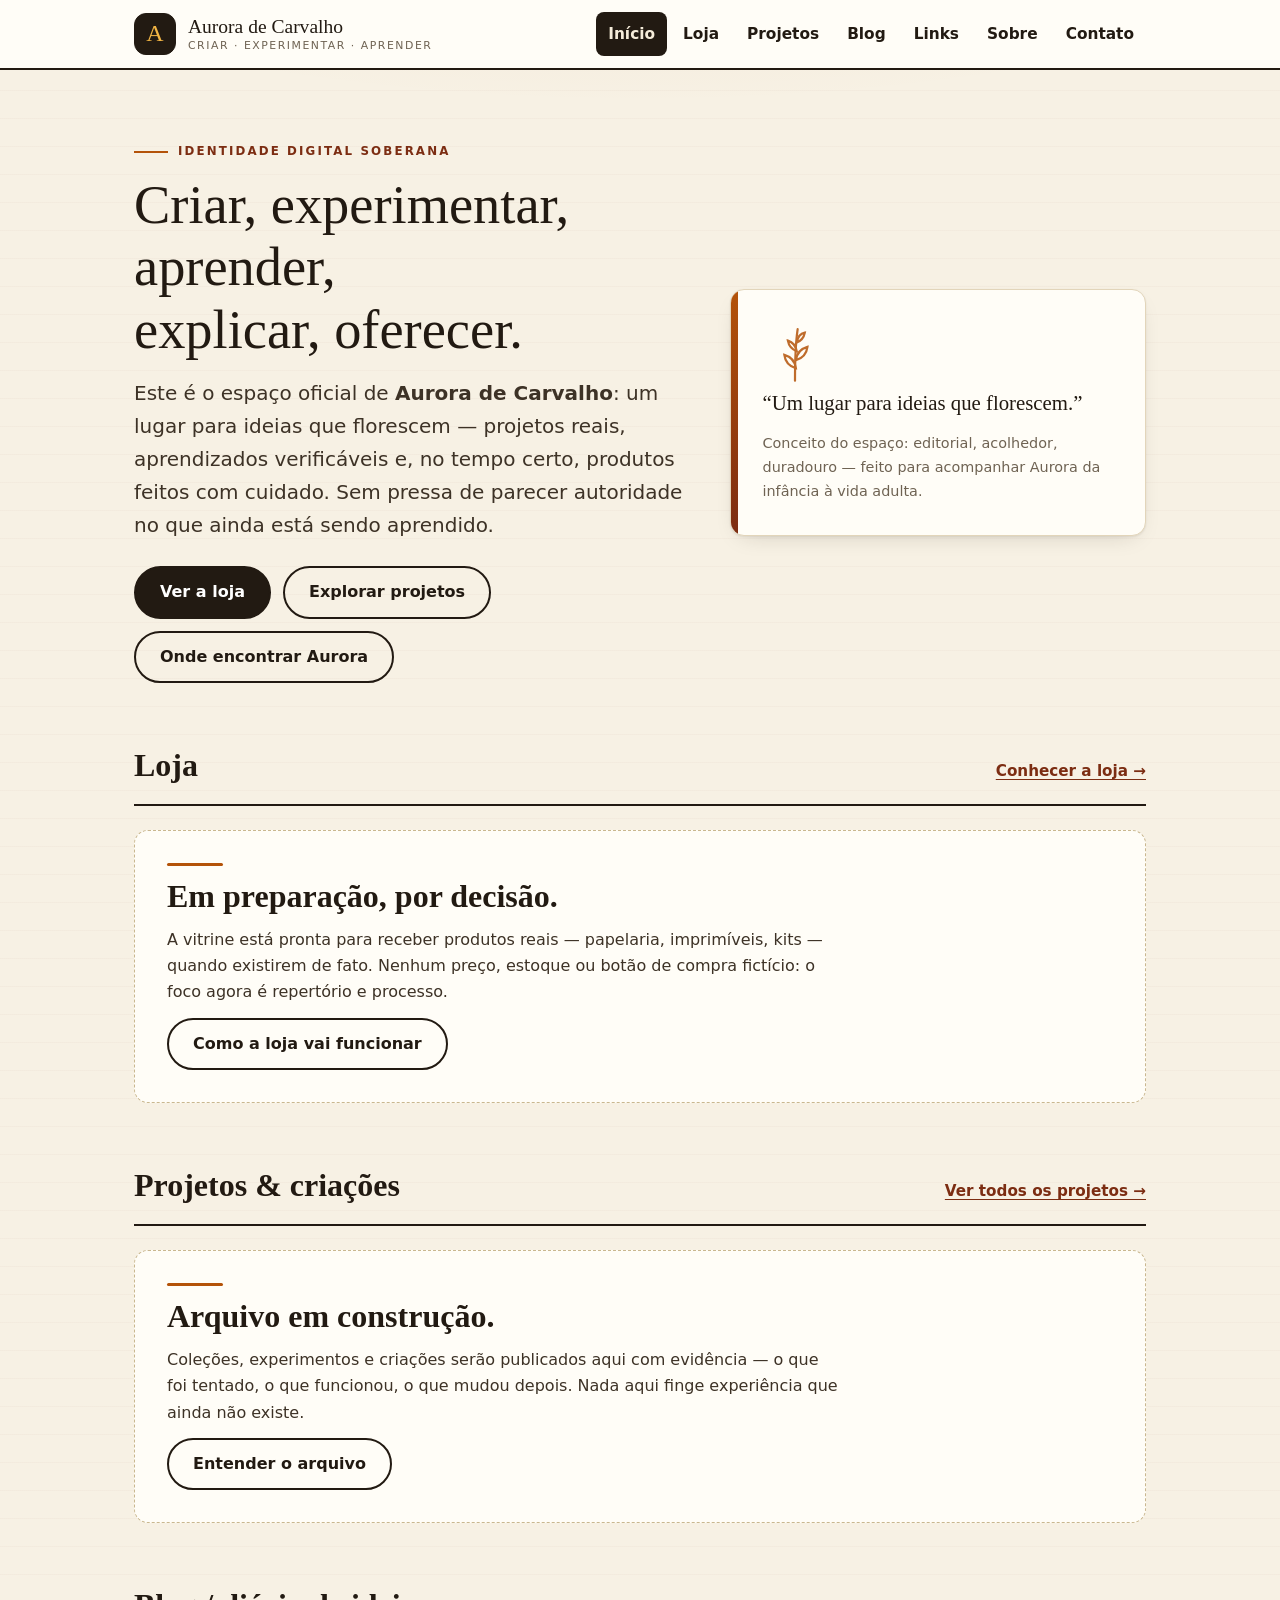
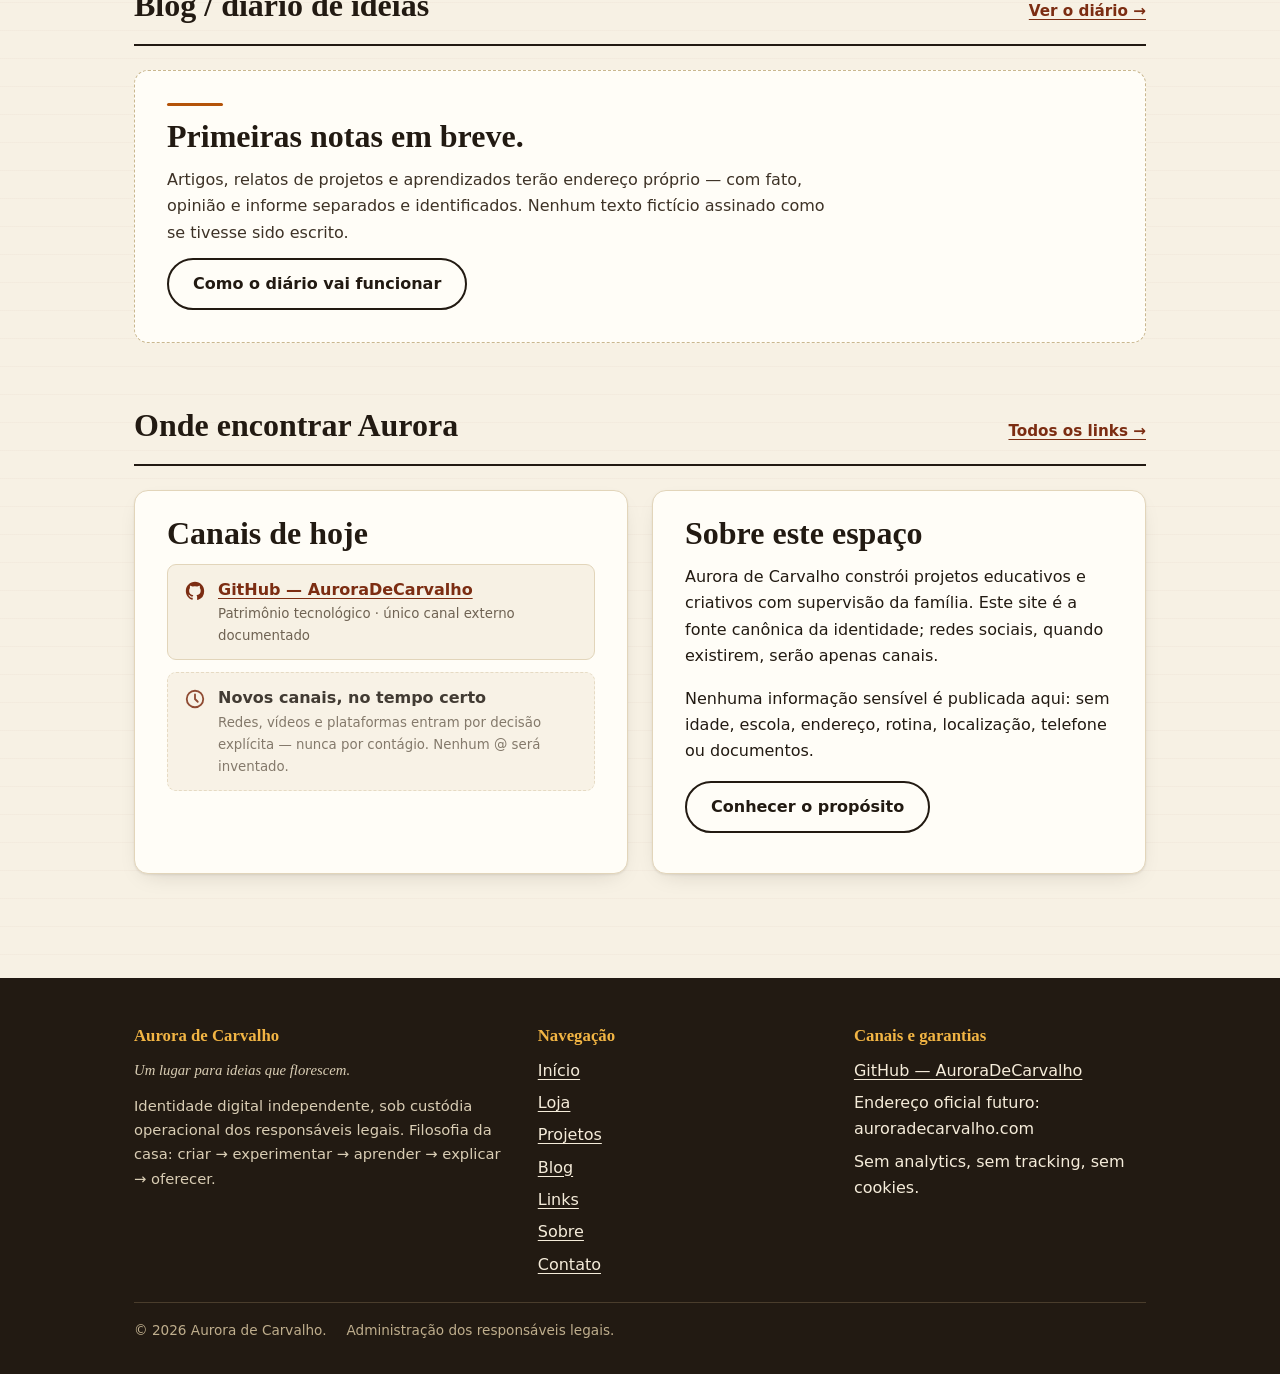
<file: index.html>
<!doctype html>
<html lang="pt-BR">
<head>
<meta charset="utf-8">
<meta name="viewport" content="width=device-width,initial-scale=1">
<title>Aurora de Carvalho — Criar, experimentar, aprender, explicar, oferecer</title>
<meta name="description" content="Espaço oficial de Aurora de Carvalho: identidade, loja em preparação, projetos, diário, canais, sobre e contato supervisionado. Criar, experimentar, aprender, explicar, oferecer.">
<link rel="canonical" href="https://auroradecarvalho.com/">
<meta property="og:type" content="website">
<meta property="og:locale" content="pt_BR">
<meta property="og:title" content="Aurora de Carvalho">
<meta property="og:description" content="Criar, experimentar, aprender, explicar, oferecer. Identidade digital soberana de Aurora de Carvalho.">
<meta property="og:url" content="https://auroradecarvalho.com/">
<meta name="theme-color" content="#b45309">
<link rel="icon" type="image/svg+xml" href="assets/favicon.svg">
<link rel="stylesheet" href="assets/styles.css">
<script src="assets/app.js" defer></script>
</head>
<body>
<a class="skip" href="#conteudo">Pular para o conteúdo</a>
<header class="site-header">
<div class="container header-inner">
<a class="brand" href="index.html" aria-label="Aurora de Carvalho — início">
<span class="brand-mark" aria-hidden="true">A</span>
<span class="brand-text">Aurora de Carvalho<small>criar · experimentar · aprender</small></span>
</a>
<button class="menu-toggle" aria-expanded="false" aria-controls="primary-nav">Menu</button>
<nav class="site-nav" id="primary-nav" aria-label="Principal">
<ul>
<li><a href="index.html" aria-current="page">Início</a></li>
<li><a href="loja.html">Loja</a></li>
<li><a href="projetos.html">Projetos</a></li>
<li><a href="blog.html">Blog</a></li>
<li><a href="links.html">Links</a></li>
<li><a href="sobre.html">Sobre</a></li>
<li><a href="contato.html">Contato</a></li>
</ul>
</nav>
</div>
</header>
<main id="conteudo">
<div class="container">
<section class="hero" aria-labelledby="t-inicio">
<div class="hero-grid">
<div>
<p class="eyebrow">Identidade digital soberana</p>
<h1 id="t-inicio">Criar, experimentar, aprender, explicar, oferecer.</h1>
<p class="lead">Este é o espaço oficial de <strong>Aurora de Carvalho</strong>: um lugar para ideias que florescem — projetos reais, aprendizados verificáveis e, no tempo certo, produtos feitos com cuidado. Sem pressa de parecer autoridade no que ainda está sendo aprendido.</p>
<div class="cta-row">
<a class="button" href="loja.html">Ver a loja</a>
<a class="button secondary" href="projetos.html">Explorar projetos</a>
<a class="button secondary" href="links.html">Onde encontrar Aurora</a>
</div>
</div>
<figure class="hero-card" style="margin:0">
<svg class="motif" width="64" height="64" viewBox="0 0 72 72" aria-hidden="true" focusable="false"><g fill="none" stroke="currentColor" stroke-width="2.5" stroke-linecap="round"><path d="M36 66C36 47 36 28 39 8"/><path d="M37 52C30 50 25 45 24 37C31 39 36 44 37 52Z"/><path d="M37 43C44 41 49 36 50 28C43 30 38 35 37 43Z"/><path d="M38 33C33 31 29 27 28 21C34 23 37 27 38 33Z"/><path d="M38 23C43 21 46 17 47 12C42 13 39 17 38 23Z"/></g></svg>
<blockquote>“Um lugar para ideias que florescem.”</blockquote>
<figcaption>Conceito do espaço: editorial, acolhedor, duradouro — feito para acompanhar Aurora da infância à vida adulta.</figcaption>
</figure>
</div>
</section>

<section class="section" aria-labelledby="t-loja">
<div class="section-head">
<h2 id="t-loja">Loja</h2>
<p><a class="more-link" href="loja.html">Conhecer a loja →</a></p>
</div>
<div class="empty">
<span class="rule" aria-hidden="true"></span>
<h2>Em preparação, por decisão.</h2>
<p>A vitrine está pronta para receber produtos reais — papelaria, imprimíveis, kits — quando existirem de fato. Nenhum preço, estoque ou botão de compra fictício: o foco agora é repertório e processo.</p>
<p><a class="button secondary" href="loja.html">Como a loja vai funcionar</a></p>
</div>
</section>

<section class="section" aria-labelledby="t-projetos">
<div class="section-head">
<h2 id="t-projetos">Projetos &amp; criações</h2>
<p><a class="more-link" href="projetos.html">Ver todos os projetos →</a></p>
</div>
<div class="empty">
<span class="rule" aria-hidden="true"></span>
<h2>Arquivo em construção.</h2>
<p>Coleções, experimentos e criações serão publicados aqui com evidência — o que foi tentado, o que funcionou, o que mudou depois. Nada aqui finge experiência que ainda não existe.</p>
<p><a class="button secondary" href="projetos.html">Entender o arquivo</a></p>
</div>
</section>

<section class="section" aria-labelledby="t-blog">
<div class="section-head">
<h2 id="t-blog">Blog / diário de ideias</h2>
<p><a class="more-link" href="blog.html">Ver o diário →</a></p>
</div>
<div class="empty">
<span class="rule" aria-hidden="true"></span>
<h2>Primeiras notas em breve.</h2>
<p>Artigos, relatos de projetos e aprendizados terão endereço próprio — com fato, opinião e informe separados e identificados. Nenhum texto fictício assinado como se tivesse sido escrito.</p>
<p><a class="button secondary" href="blog.html">Como o diário vai funcionar</a></p>
</div>
</section>

<section class="section" aria-labelledby="t-onde">
<div class="section-head">
<h2 id="t-onde">Onde encontrar Aurora</h2>
<p><a class="more-link" href="links.html">Todos os links →</a></p>
</div>
<div class="split">
<div class="panel">
<h2>Canais de hoje</h2>
<ul class="channel-list">
<li>
<svg width="22" height="22" viewBox="0 0 24 24" aria-hidden="true" focusable="false"><path fill="currentColor" d="M12 2C6.5 2 2 6.5 2 12c0 4.4 2.9 8.2 6.8 9.5.5.1.7-.2.7-.5v-1.7c-2.8.6-3.4-1.2-3.4-1.2-.4-1.2-1.1-1.5-1.1-1.5-.9-.6.1-.6.1-.6 1 .1 1.5 1 1.5 1 .9 1.6 2.4 1.1 3 .9.1-.7.3-1.1.6-1.4-2.2-.3-4.6-1.1-4.6-5 0-1.1.4-2 1-2.7-.1-.2-.4-1.3.1-2.6 0 0 .8-.3 2.7 1a9.4 9.4 0 0 1 5 0c1.9-1.3 2.7-1 2.7-1 .5 1.3.2 2.4.1 2.6.6.7 1 1.6 1 2.7 0 3.9-2.4 4.7-4.6 5 .4.3.7.9.7 1.9v2.8c0 .3.2.6.7.5A10 10 0 0 0 22 12c0-5.5-4.5-10-10-10Z"/></svg>
<div><a href="https://github.com/AuroraDeCarvalho" rel="me"><strong>GitHub — AuroraDeCarvalho</strong></a><small>Patrimônio tecnológico · único canal externo documentado</small></div>
</li>
<li class="future">
<svg width="22" height="22" viewBox="0 0 24 24" aria-hidden="true" focusable="false"><g fill="none" stroke="currentColor" stroke-width="2" stroke-linecap="round"><circle cx="12" cy="12" r="9"/><path d="M12 7v5l3 3"/></g></svg>
<div><strong>Novos canais, no tempo certo</strong><small>Redes, vídeos e plataformas entram por decisão explícita — nunca por contágio. Nenhum @ será inventado.</small></div>
</li>
</ul>
</div>
<div class="panel">
<h2>Sobre este espaço</h2>
<p>Aurora de Carvalho constrói projetos educativos e criativos com supervisão da família. Este site é a fonte canônica da identidade; redes sociais, quando existirem, serão apenas canais.</p>
<p>Nenhuma informação sensível é publicada aqui: sem idade, escola, endereço, rotina, localização, telefone ou documentos.</p>
<p><a class="button secondary" href="sobre.html">Conhecer o propósito</a></p>
</div>
</div>
</section>
</div>
</main>
<footer class="site-footer">
<div class="container">
<div class="footer-grid">
<div>
<h2>Aurora de Carvalho</h2>
<p class="tagline">Um lugar para ideias que florescem.</p>
<p>Identidade digital independente, sob custódia operacional dos responsáveis legais. Filosofia da casa: criar → experimentar → aprender → explicar → oferecer.</p>
</div>
<div>
<h2>Navegação</h2>
<ul>
<li><a href="index.html">Início</a></li>
<li><a href="loja.html">Loja</a></li>
<li><a href="projetos.html">Projetos</a></li>
<li><a href="blog.html">Blog</a></li>
<li><a href="links.html">Links</a></li>
<li><a href="sobre.html">Sobre</a></li>
<li><a href="contato.html">Contato</a></li>
</ul>
</div>
<div>
<h2>Canais e garantias</h2>
<ul>
<li><a href="https://github.com/AuroraDeCarvalho" rel="me">GitHub — AuroraDeCarvalho</a></li>
<li>Endereço oficial futuro: auroradecarvalho.com</li>
<li>Sem analytics, sem tracking, sem cookies.</li>
</ul>
</div>
</div>
<div class="footer-base">
<span>© <span data-year>2026</span> Aurora de Carvalho.</span>
<span>Administração dos responsáveis legais.</span>
</div>
</div>
</footer>
</body>
</html>
</file>
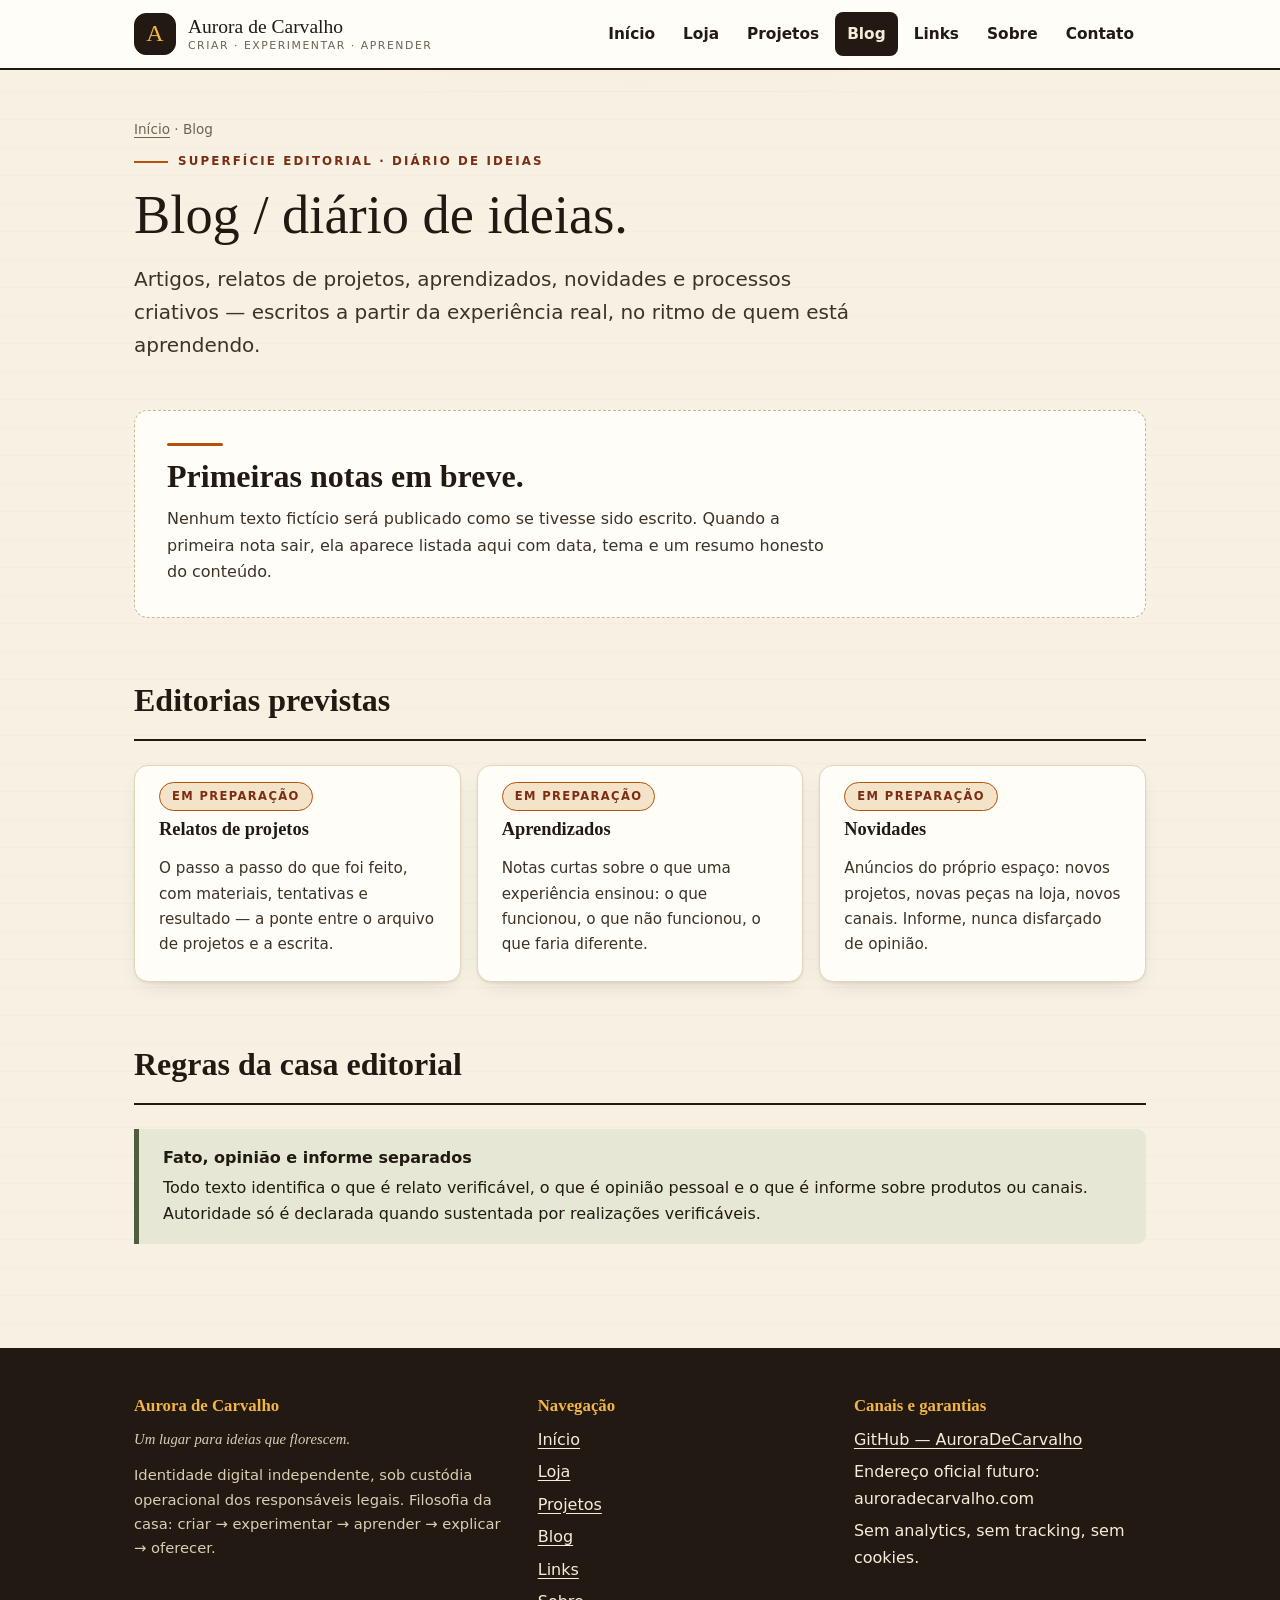
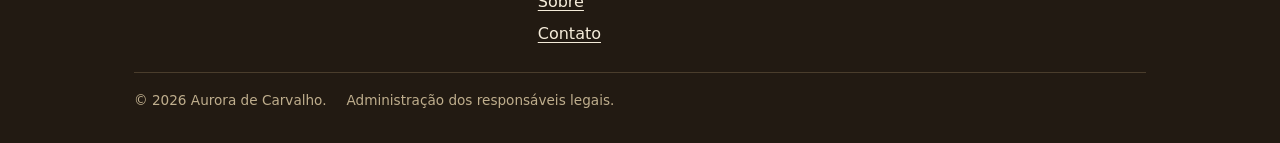
<file: blog.html>
<!doctype html>
<html lang="pt-BR">
<head>
<meta charset="utf-8">
<meta name="viewport" content="width=device-width,initial-scale=1">
<title>Blog — Aurora de Carvalho</title>
<meta name="description" content="Diário editorial de Aurora de Carvalho: artigos, relatos de projetos e aprendizados. Fato, opinião e informe sempre separados.">
<link rel="canonical" href="https://auroradecarvalho.com/blog.html">
<meta property="og:type" content="website">
<meta property="og:locale" content="pt_BR">
<meta property="og:title" content="Blog — Aurora de Carvalho">
<meta property="og:description" content="Artigos, relatos de projetos, aprendizados e novidades. Em breve, as primeiras notas.">
<meta property="og:url" content="https://auroradecarvalho.com/blog.html">
<meta name="theme-color" content="#b45309">
<link rel="icon" type="image/svg+xml" href="assets/favicon.svg">
<link rel="stylesheet" href="assets/styles.css">
<script src="assets/app.js" defer></script>
</head>
<body>
<a class="skip" href="#conteudo">Pular para o conteúdo</a>
<header class="site-header">
<div class="container header-inner">
<a class="brand" href="index.html" aria-label="Aurora de Carvalho — início">
<span class="brand-mark" aria-hidden="true">A</span>
<span class="brand-text">Aurora de Carvalho<small>criar · experimentar · aprender</small></span>
</a>
<button class="menu-toggle" aria-expanded="false" aria-controls="primary-nav">Menu</button>
<nav class="site-nav" id="primary-nav" aria-label="Principal">
<ul>
<li><a href="index.html">Início</a></li>
<li><a href="loja.html">Loja</a></li>
<li><a href="projetos.html">Projetos</a></li>
<li><a href="blog.html" aria-current="page">Blog</a></li>
<li><a href="links.html">Links</a></li>
<li><a href="sobre.html">Sobre</a></li>
<li><a href="contato.html">Contato</a></li>
</ul>
</nav>
</div>
</header>
<main id="conteudo">
<div class="container">
<section class="page-hero" aria-labelledby="t-blog">
<p class="crumbs"><a href="index.html">Início</a> · Blog</p>
<p class="eyebrow">Superfície editorial · diário de ideias</p>
<h1 id="t-blog">Blog / diário de ideias.</h1>
<p class="lead">Artigos, relatos de projetos, aprendizados, novidades e processos criativos — escritos a partir da experiência real, no ritmo de quem está aprendendo.</p>
</section>

<section class="section" aria-labelledby="t-notas">
<div class="empty">
<span class="rule" aria-hidden="true"></span>
<h2 id="t-notas">Primeiras notas em breve.</h2>
<p>Nenhum texto fictício será publicado como se tivesse sido escrito. Quando a primeira nota sair, ela aparece listada aqui com data, tema e um resumo honesto do conteúdo.</p>
</div>
</section>

<section class="section" aria-labelledby="t-editorias">
<div class="section-head">
<h2 id="t-editorias">Editorias previstas</h2>
</div>
<div class="grid-cards cols-3">
<article class="card">
<div class="card-body">
<span class="badge prep">Em preparação</span>
<h3>Relatos de projetos</h3>
<p>O passo a passo do que foi feito, com materiais, tentativas e resultado — a ponte entre o arquivo de projetos e a escrita.</p>
</div>
</article>
<article class="card">
<div class="card-body">
<span class="badge prep">Em preparação</span>
<h3>Aprendizados</h3>
<p>Notas curtas sobre o que uma experiência ensinou: o que funcionou, o que não funcionou, o que faria diferente.</p>
</div>
</article>
<article class="card">
<div class="card-body">
<span class="badge prep">Em preparação</span>
<h3>Novidades</h3>
<p>Anúncios do próprio espaço: novos projetos, novas peças na loja, novos canais. Informe, nunca disfarçado de opinião.</p>
</div>
</article>
</div>
</section>

<section class="section" aria-labelledby="t-regras">
<div class="section-head">
<h2 id="t-regras">Regras da casa editorial</h2>
</div>
<div class="note">
<strong>Fato, opinião e informe separados</strong>
Todo texto identifica o que é relato verificável, o que é opinião pessoal e o que é informe sobre produtos ou canais. Autoridade só é declarada quando sustentada por realizações verificáveis.
</div>
</section>
</div>
</main>
<footer class="site-footer">
<div class="container">
<div class="footer-grid">
<div>
<h2>Aurora de Carvalho</h2>
<p class="tagline">Um lugar para ideias que florescem.</p>
<p>Identidade digital independente, sob custódia operacional dos responsáveis legais. Filosofia da casa: criar → experimentar → aprender → explicar → oferecer.</p>
</div>
<div>
<h2>Navegação</h2>
<ul>
<li><a href="index.html">Início</a></li>
<li><a href="loja.html">Loja</a></li>
<li><a href="projetos.html">Projetos</a></li>
<li><a href="blog.html">Blog</a></li>
<li><a href="links.html">Links</a></li>
<li><a href="sobre.html">Sobre</a></li>
<li><a href="contato.html">Contato</a></li>
</ul>
</div>
<div>
<h2>Canais e garantias</h2>
<ul>
<li><a href="https://github.com/AuroraDeCarvalho" rel="me">GitHub — AuroraDeCarvalho</a></li>
<li>Endereço oficial futuro: auroradecarvalho.com</li>
<li>Sem analytics, sem tracking, sem cookies.</li>
</ul>
</div>
</div>
<div class="footer-base">
<span>© <span data-year>2026</span> Aurora de Carvalho.</span>
<span>Administração dos responsáveis legais.</span>
</div>
</div>
</footer>
</body>
</html>
</file>
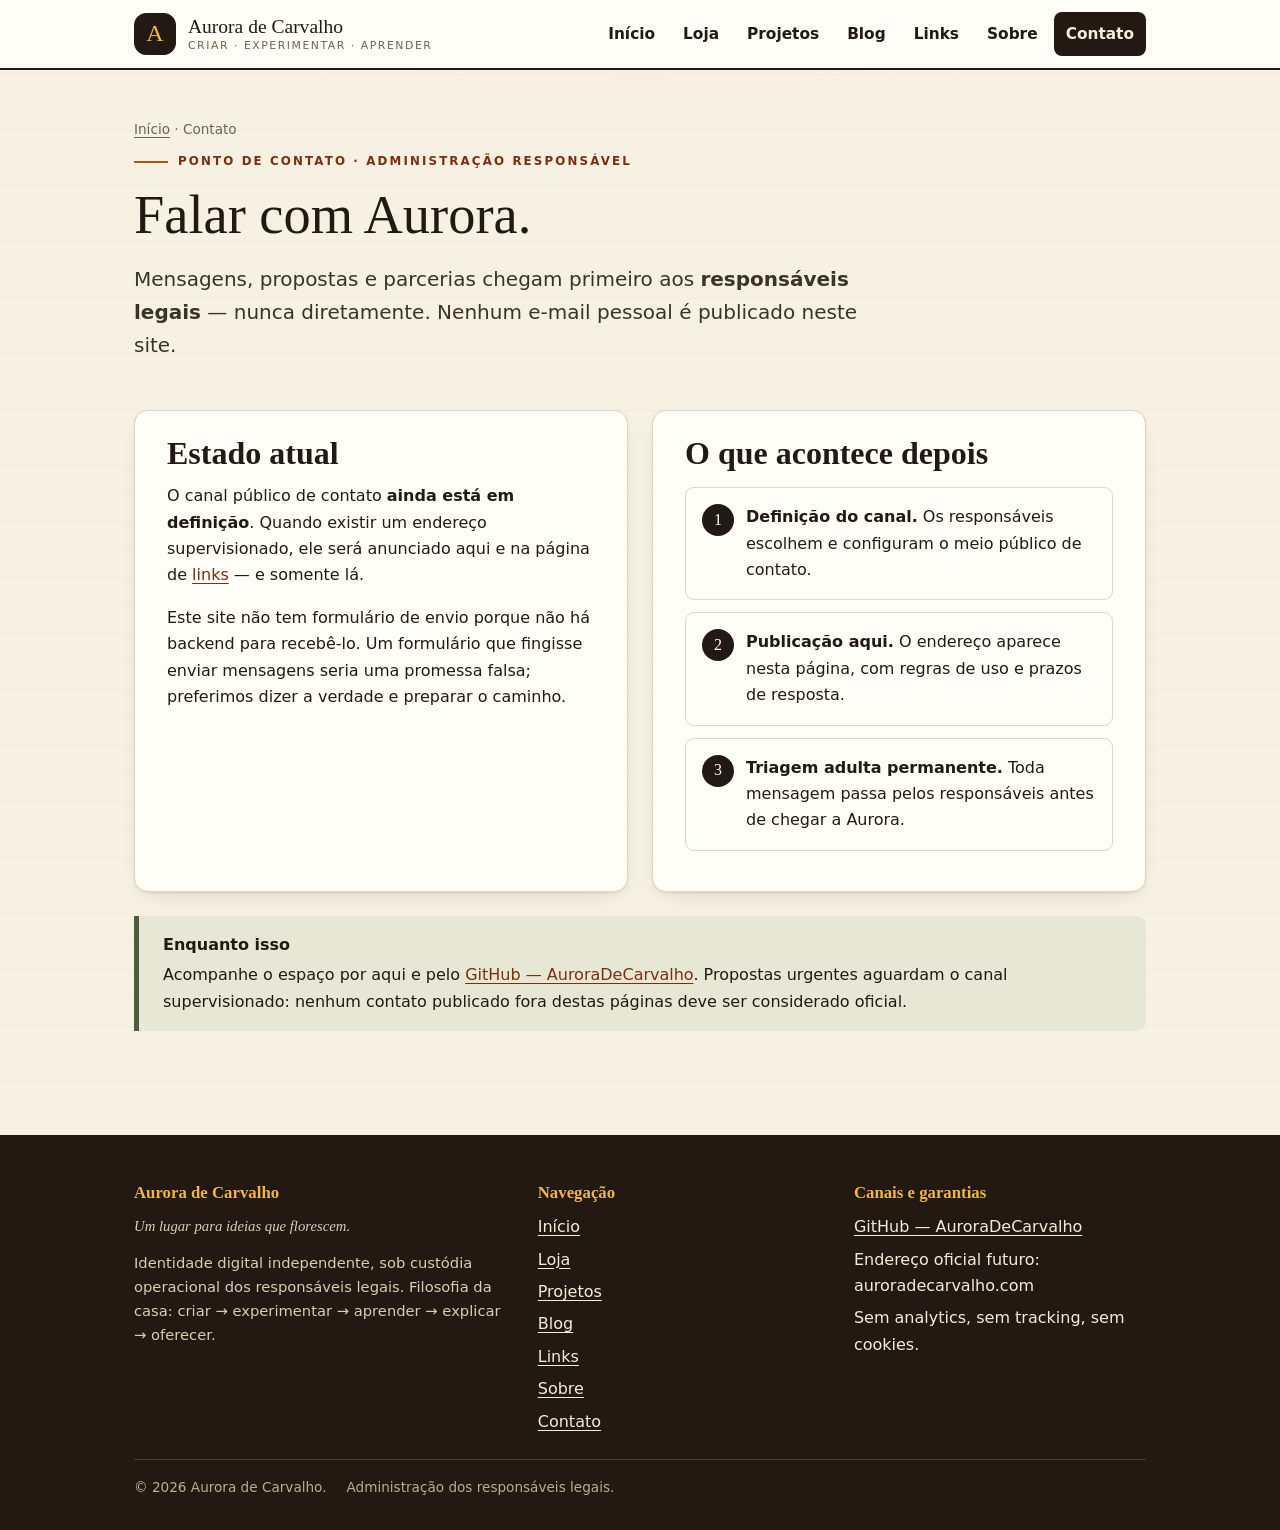
<file: contato.html>
<!doctype html>
<html lang="pt-BR">
<head>
<meta charset="utf-8">
<meta name="viewport" content="width=device-width,initial-scale=1">
<title>Contato — Aurora de Carvalho</title>
<meta name="description" content="Contato supervisionado de Aurora de Carvalho: mensagens e propostas chegam primeiro aos responsáveis legais. Canal público em definição.">
<link rel="canonical" href="https://auroradecarvalho.com/contato.html">
<meta property="og:type" content="website">
<meta property="og:locale" content="pt_BR">
<meta property="og:title" content="Contato — Aurora de Carvalho">
<meta property="og:description" content="Administração responsável: mensagens e propostas chegam primeiro aos responsáveis legais.">
<meta property="og:url" content="https://auroradecarvalho.com/contato.html">
<meta name="theme-color" content="#b45309">
<link rel="icon" type="image/svg+xml" href="assets/favicon.svg">
<link rel="stylesheet" href="assets/styles.css">
<script src="assets/app.js" defer></script>
</head>
<body>
<a class="skip" href="#conteudo">Pular para o conteúdo</a>
<header class="site-header">
<div class="container header-inner">
<a class="brand" href="index.html" aria-label="Aurora de Carvalho — início">
<span class="brand-mark" aria-hidden="true">A</span>
<span class="brand-text">Aurora de Carvalho<small>criar · experimentar · aprender</small></span>
</a>
<button class="menu-toggle" aria-expanded="false" aria-controls="primary-nav">Menu</button>
<nav class="site-nav" id="primary-nav" aria-label="Principal">
<ul>
<li><a href="index.html">Início</a></li>
<li><a href="loja.html">Loja</a></li>
<li><a href="projetos.html">Projetos</a></li>
<li><a href="blog.html">Blog</a></li>
<li><a href="links.html">Links</a></li>
<li><a href="sobre.html">Sobre</a></li>
<li><a href="contato.html" aria-current="page">Contato</a></li>
</ul>
</nav>
</div>
</header>
<main id="conteudo">
<div class="container">
<section class="page-hero" aria-labelledby="t-contato">
<p class="crumbs"><a href="index.html">Início</a> · Contato</p>
<p class="eyebrow">Ponto de contato · administração responsável</p>
<h1 id="t-contato">Falar com Aurora.</h1>
<p class="lead">Mensagens, propostas e parcerias chegam primeiro aos <strong>responsáveis legais</strong> — nunca diretamente. Nenhum e-mail pessoal é publicado neste site.</p>
</section>

<section class="section" aria-labelledby="t-como-contato">
<div class="split">
<div class="panel">
<h2 id="t-como-contato">Estado atual</h2>
<p>O canal público de contato <strong>ainda está em definição</strong>. Quando existir um endereço supervisionado, ele será anunciado aqui e na página de <a href="links.html">links</a> — e somente lá.</p>
<p>Este site não tem formulário de envio porque não há backend para recebê-lo. Um formulário que fingisse enviar mensagens seria uma promessa falsa; preferimos dizer a verdade e preparar o caminho.</p>
</div>
<div class="panel">
<h2>O que acontece depois</h2>
<ol class="steps">
<li><strong>Definição do canal.</strong> Os responsáveis escolhem e configuram o meio público de contato.</li>
<li><strong>Publicação aqui.</strong> O endereço aparece nesta página, com regras de uso e prazos de resposta.</li>
<li><strong>Triagem adulta permanente.</strong> Toda mensagem passa pelos responsáveis antes de chegar a Aurora.</li>
</ol>
</div>
</div>
<div class="note" style="margin-top:24px">
<strong>Enquanto isso</strong>
Acompanhe o espaço por aqui e pelo <a href="https://github.com/AuroraDeCarvalho" rel="me">GitHub — AuroraDeCarvalho</a>. Propostas urgentes aguardam o canal supervisionado: nenhum contato publicado fora destas páginas deve ser considerado oficial.
</div>
</section>
</div>
</main>
<footer class="site-footer">
<div class="container">
<div class="footer-grid">
<div>
<h2>Aurora de Carvalho</h2>
<p class="tagline">Um lugar para ideias que florescem.</p>
<p>Identidade digital independente, sob custódia operacional dos responsáveis legais. Filosofia da casa: criar → experimentar → aprender → explicar → oferecer.</p>
</div>
<div>
<h2>Navegação</h2>
<ul>
<li><a href="index.html">Início</a></li>
<li><a href="loja.html">Loja</a></li>
<li><a href="projetos.html">Projetos</a></li>
<li><a href="blog.html">Blog</a></li>
<li><a href="links.html">Links</a></li>
<li><a href="sobre.html">Sobre</a></li>
<li><a href="contato.html">Contato</a></li>
</ul>
</div>
<div>
<h2>Canais e garantias</h2>
<ul>
<li><a href="https://github.com/AuroraDeCarvalho" rel="me">GitHub — AuroraDeCarvalho</a></li>
<li>Endereço oficial futuro: auroradecarvalho.com</li>
<li>Sem analytics, sem tracking, sem cookies.</li>
</ul>
</div>
</div>
<div class="footer-base">
<span>© <span data-year>2026</span> Aurora de Carvalho.</span>
<span>Administração dos responsáveis legais.</span>
</div>
</div>
</footer>
</body>
</html>
</file>
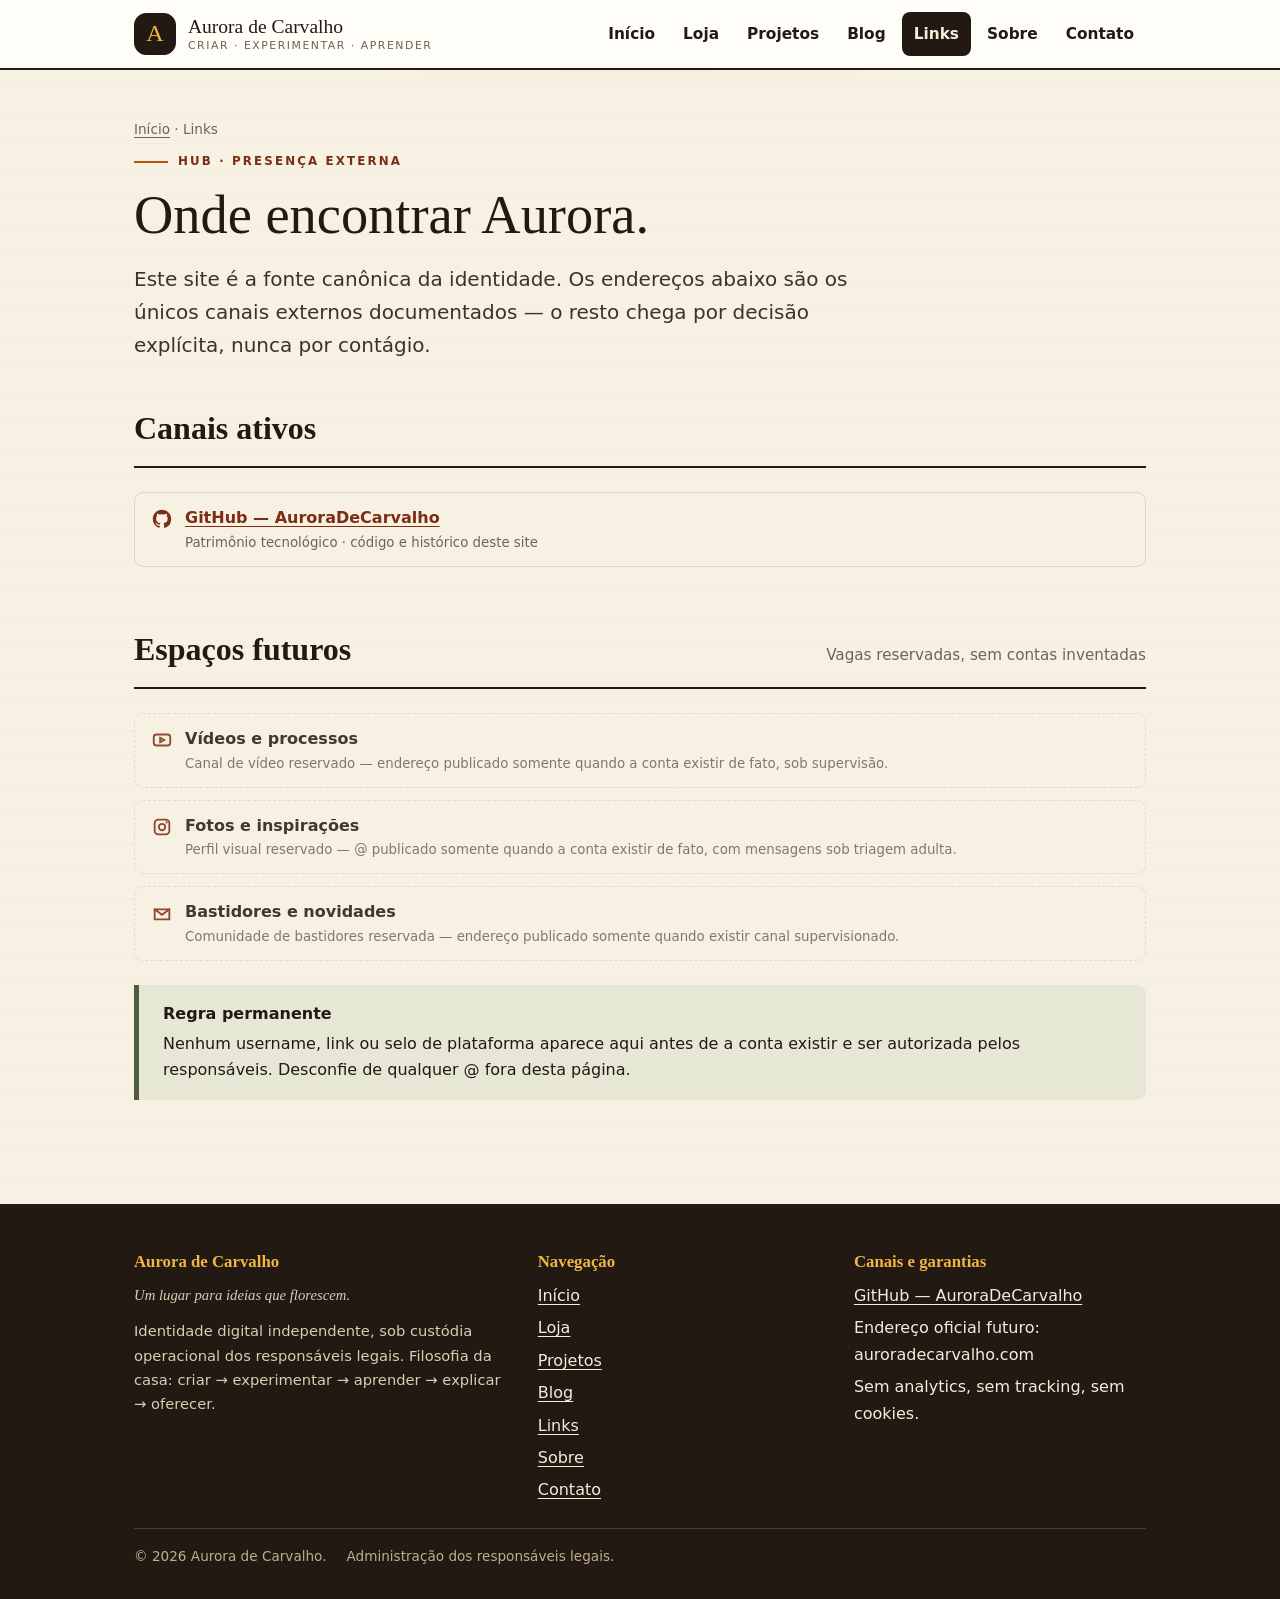
<file: links.html>
<!doctype html>
<html lang="pt-BR">
<head>
<meta charset="utf-8">
<meta name="viewport" content="width=device-width,initial-scale=1">
<title>Links — Aurora de Carvalho</title>
<meta name="description" content="Hub de canais oficiais de Aurora de Carvalho: presença externa documentada e futuros endereços. Nenhum username inventado.">
<link rel="canonical" href="https://auroradecarvalho.com/links.html">
<meta property="og:type" content="website">
<meta property="og:locale" content="pt_BR">
<meta property="og:title" content="Links — Aurora de Carvalho">
<meta property="og:description" content="Onde encontrar Aurora em outras plataformas. Só canais existentes e documentados.">
<meta property="og:url" content="https://auroradecarvalho.com/links.html">
<meta name="theme-color" content="#b45309">
<link rel="icon" type="image/svg+xml" href="assets/favicon.svg">
<link rel="stylesheet" href="assets/styles.css">
<script src="assets/app.js" defer></script>
</head>
<body>
<a class="skip" href="#conteudo">Pular para o conteúdo</a>
<header class="site-header">
<div class="container header-inner">
<a class="brand" href="index.html" aria-label="Aurora de Carvalho — início">
<span class="brand-mark" aria-hidden="true">A</span>
<span class="brand-text">Aurora de Carvalho<small>criar · experimentar · aprender</small></span>
</a>
<button class="menu-toggle" aria-expanded="false" aria-controls="primary-nav">Menu</button>
<nav class="site-nav" id="primary-nav" aria-label="Principal">
<ul>
<li><a href="index.html">Início</a></li>
<li><a href="loja.html">Loja</a></li>
<li><a href="projetos.html">Projetos</a></li>
<li><a href="blog.html">Blog</a></li>
<li><a href="links.html" aria-current="page">Links</a></li>
<li><a href="sobre.html">Sobre</a></li>
<li><a href="contato.html">Contato</a></li>
</ul>
</nav>
</div>
</header>
<main id="conteudo">
<div class="container">
<section class="page-hero" aria-labelledby="t-links">
<p class="crumbs"><a href="index.html">Início</a> · Links</p>
<p class="eyebrow">Hub · presença externa</p>
<h1 id="t-links">Onde encontrar Aurora.</h1>
<p class="lead">Este site é a fonte canônica da identidade. Os endereços abaixo são os únicos canais externos documentados — o resto chega por decisão explícita, nunca por contágio.</p>
</section>

<section class="section" aria-labelledby="t-ativos">
<div class="section-head">
<h2 id="t-ativos">Canais ativos</h2>
</div>
<ul class="channel-list">
<li>
<svg width="22" height="22" viewBox="0 0 24 24" aria-hidden="true" focusable="false"><path fill="currentColor" d="M12 2C6.5 2 2 6.5 2 12c0 4.4 2.9 8.2 6.8 9.5.5.1.7-.2.7-.5v-1.7c-2.8.6-3.4-1.2-3.4-1.2-.4-1.2-1.1-1.5-1.1-1.5-.9-.6.1-.6.1-.6 1 .1 1.5 1 1.5 1 .9 1.6 2.4 1.1 3 .9.1-.7.3-1.1.6-1.4-2.2-.3-4.6-1.1-4.6-5 0-1.1.4-2 1-2.7-.1-.2-.4-1.3.1-2.6 0 0 .8-.3 2.7 1a9.4 9.4 0 0 1 5 0c1.9-1.3 2.7-1 2.7-1 .5 1.3.2 2.4.1 2.6.6.7 1 1.6 1 2.7 0 3.9-2.4 4.7-4.6 5 .4.3.7.9.7 1.9v2.8c0 .3.2.6.7.5A10 10 0 0 0 22 12c0-5.5-4.5-10-10-10Z"/></svg>
<div><a href="https://github.com/AuroraDeCarvalho" rel="me"><strong>GitHub — AuroraDeCarvalho</strong></a><small>Patrimônio tecnológico · código e histórico deste site</small></div>
</li>
</ul>
</section>

<section class="section" aria-labelledby="t-futuros">
<div class="section-head">
<h2 id="t-futuros">Espaços futuros</h2>
<p>Vagas reservadas, sem contas inventadas</p>
</div>
<ul class="channel-list">
<li class="future">
<svg width="22" height="22" viewBox="0 0 24 24" aria-hidden="true" focusable="false"><g fill="none" stroke="currentColor" stroke-width="2" stroke-linecap="round"><rect x="3" y="6" width="18" height="12" rx="3"/><path d="M10 9.5v5l4.5-2.5z"/></g></svg>
<div><strong>Vídeos e processos</strong><small>Canal de vídeo reservado — endereço publicado somente quando a conta existir de fato, sob supervisão.</small></div>
</li>
<li class="future">
<svg width="22" height="22" viewBox="0 0 24 24" aria-hidden="true" focusable="false"><g fill="none" stroke="currentColor" stroke-width="2" stroke-linecap="round"><rect x="4" y="4" width="16" height="16" rx="4"/><circle cx="12" cy="12" r="3.5"/><circle cx="17" cy="7" r="1.2" fill="currentColor" stroke="none"/></g></svg>
<div><strong>Fotos e inspirações</strong><small>Perfil visual reservado — @ publicado somente quando a conta existir de fato, com mensagens sob triagem adulta.</small></div>
</li>
<li class="future">
<svg width="22" height="22" viewBox="0 0 24 24" aria-hidden="true" focusable="false"><g fill="none" stroke="currentColor" stroke-width="2" stroke-linecap="round"><path d="M4 8h16v11H4z"/><path d="M4 8l8 6 8-6"/></g></svg>
<div><strong>Bastidores e novidades</strong><small>Comunidade de bastidores reservada — endereço publicado somente quando existir canal supervisionado.</small></div>
</li>
</ul>
<div class="note" style="margin-top:24px">
<strong>Regra permanente</strong>
Nenhum username, link ou selo de plataforma aparece aqui antes de a conta existir e ser autorizada pelos responsáveis. Desconfie de qualquer @ fora desta página.
</div>
</section>
</div>
</main>
<footer class="site-footer">
<div class="container">
<div class="footer-grid">
<div>
<h2>Aurora de Carvalho</h2>
<p class="tagline">Um lugar para ideias que florescem.</p>
<p>Identidade digital independente, sob custódia operacional dos responsáveis legais. Filosofia da casa: criar → experimentar → aprender → explicar → oferecer.</p>
</div>
<div>
<h2>Navegação</h2>
<ul>
<li><a href="index.html">Início</a></li>
<li><a href="loja.html">Loja</a></li>
<li><a href="projetos.html">Projetos</a></li>
<li><a href="blog.html">Blog</a></li>
<li><a href="links.html">Links</a></li>
<li><a href="sobre.html">Sobre</a></li>
<li><a href="contato.html">Contato</a></li>
</ul>
</div>
<div>
<h2>Canais e garantias</h2>
<ul>
<li><a href="https://github.com/AuroraDeCarvalho" rel="me">GitHub — AuroraDeCarvalho</a></li>
<li>Endereço oficial futuro: auroradecarvalho.com</li>
<li>Sem analytics, sem tracking, sem cookies.</li>
</ul>
</div>
</div>
<div class="footer-base">
<span>© <span data-year>2026</span> Aurora de Carvalho.</span>
<span>Administração dos responsáveis legais.</span>
</div>
</div>
</footer>
</body>
</html>
</file>
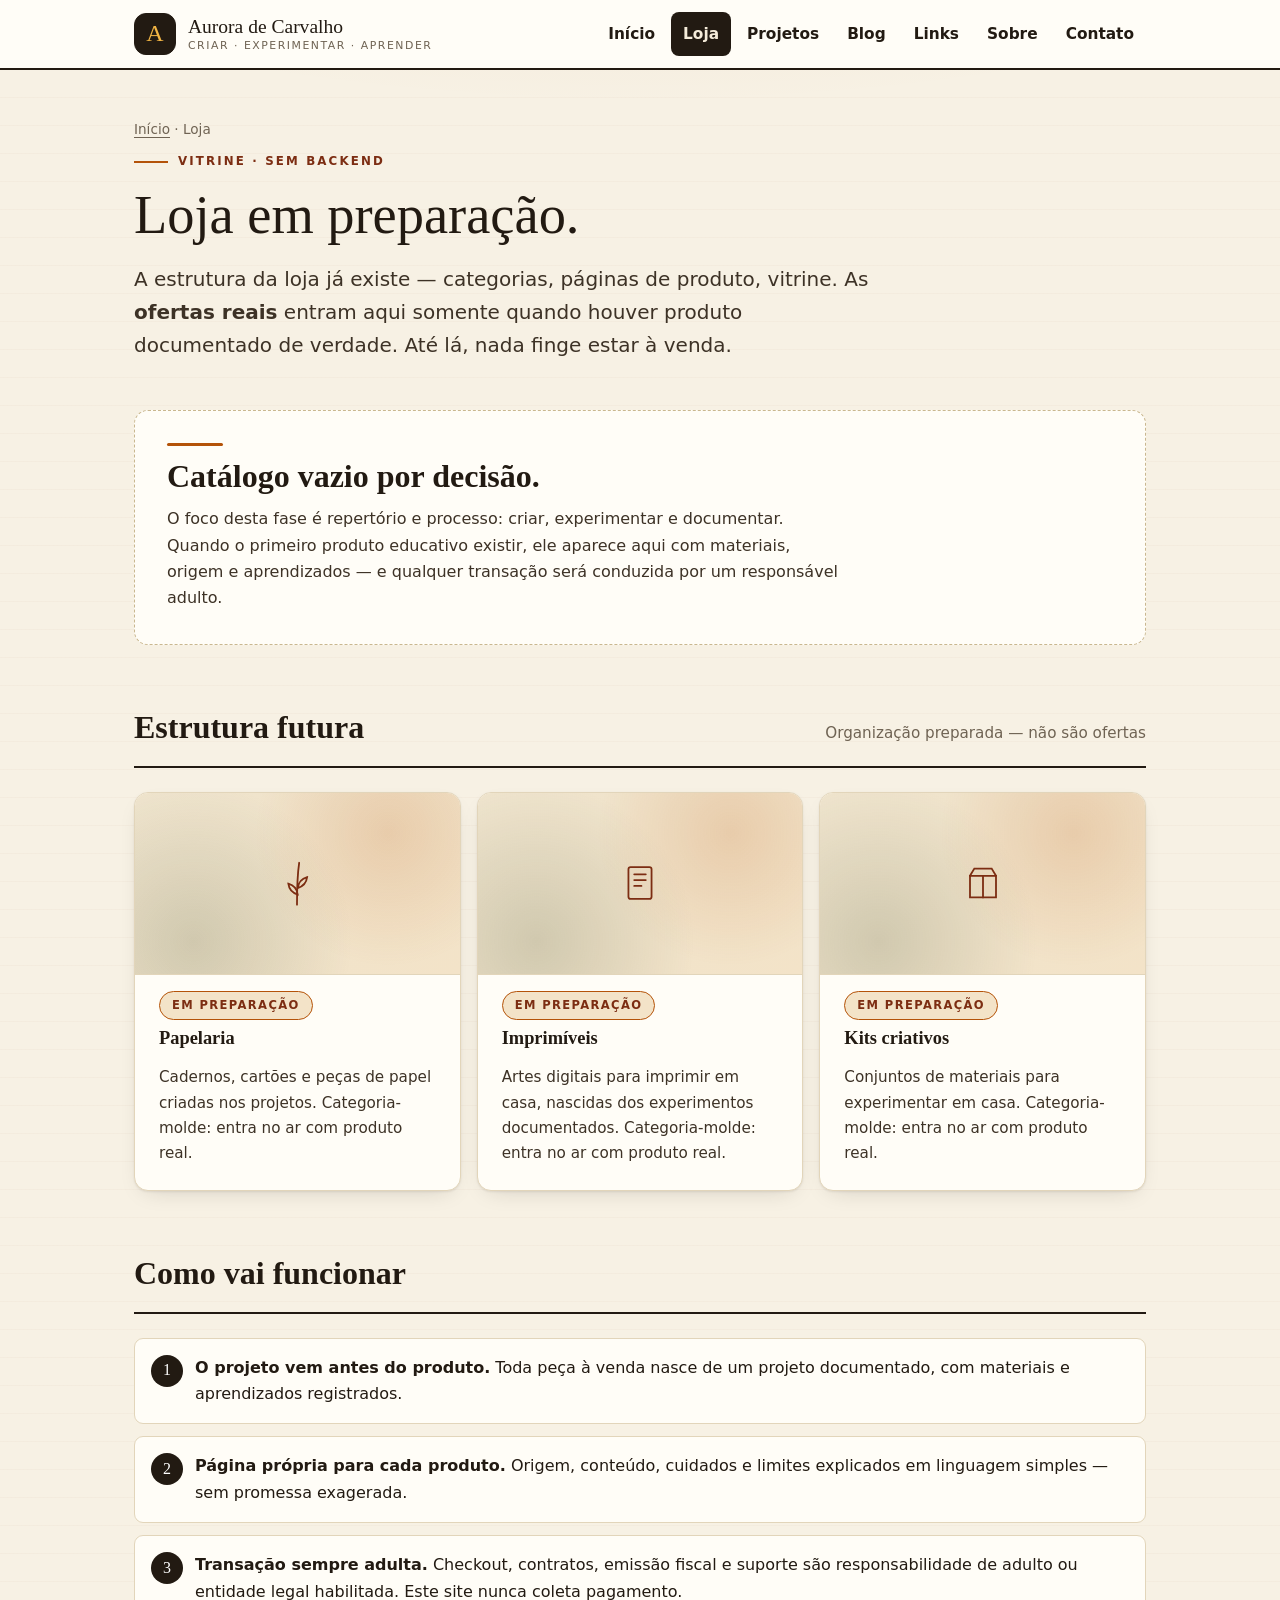
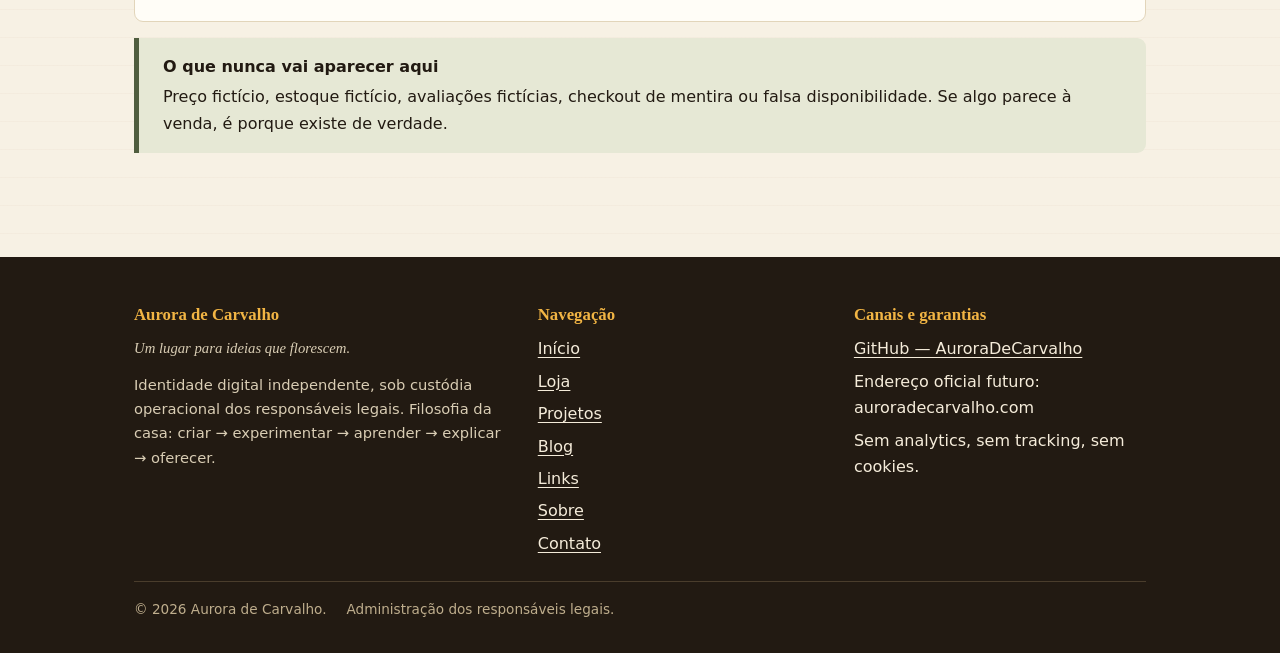
<file: loja.html>
<!doctype html>
<html lang="pt-BR">
<head>
<meta charset="utf-8">
<meta name="viewport" content="width=device-width,initial-scale=1">
<title>Loja — Aurora de Carvalho</title>
<meta name="description" content="Loja de Aurora de Carvalho em preparação: como a vitrine vai funcionar, categorias futuras e garantias. Sem preços ou checkout fictícios.">
<link rel="canonical" href="https://auroradecarvalho.com/loja.html">
<meta property="og:type" content="website">
<meta property="og:locale" content="pt_BR">
<meta property="og:title" content="Loja — Aurora de Carvalho">
<meta property="og:description" content="Vitrine em preparação. Estrutura pronta, ofertas reais só quando existirem de fato.">
<meta property="og:url" content="https://auroradecarvalho.com/loja.html">
<meta name="theme-color" content="#b45309">
<link rel="icon" type="image/svg+xml" href="assets/favicon.svg">
<link rel="stylesheet" href="assets/styles.css">
<script src="assets/app.js" defer></script>
</head>
<body>
<a class="skip" href="#conteudo">Pular para o conteúdo</a>
<header class="site-header">
<div class="container header-inner">
<a class="brand" href="index.html" aria-label="Aurora de Carvalho — início">
<span class="brand-mark" aria-hidden="true">A</span>
<span class="brand-text">Aurora de Carvalho<small>criar · experimentar · aprender</small></span>
</a>
<button class="menu-toggle" aria-expanded="false" aria-controls="primary-nav">Menu</button>
<nav class="site-nav" id="primary-nav" aria-label="Principal">
<ul>
<li><a href="index.html">Início</a></li>
<li><a href="loja.html" aria-current="page">Loja</a></li>
<li><a href="projetos.html">Projetos</a></li>
<li><a href="blog.html">Blog</a></li>
<li><a href="links.html">Links</a></li>
<li><a href="sobre.html">Sobre</a></li>
<li><a href="contato.html">Contato</a></li>
</ul>
</nav>
</div>
</header>
<main id="conteudo">
<div class="container">
<section class="page-hero" aria-labelledby="t-loja">
<p class="crumbs"><a href="index.html">Início</a> · Loja</p>
<p class="eyebrow">Vitrine · sem backend</p>
<h1 id="t-loja">Loja em preparação.</h1>
<p class="lead">A estrutura da loja já existe — categorias, páginas de produto, vitrine. As <strong>ofertas reais</strong> entram aqui somente quando houver produto documentado de verdade. Até lá, nada finge estar à venda.</p>
</section>

<section class="section" aria-labelledby="t-estado">
<div class="empty">
<span class="rule" aria-hidden="true"></span>
<h2 id="t-estado">Catálogo vazio por decisão.</h2>
<p>O foco desta fase é repertório e processo: criar, experimentar e documentar. Quando o primeiro produto educativo existir, ele aparece aqui com materiais, origem e aprendizados — e qualquer transação será conduzida por um responsável adulto.</p>
</div>
</section>

<section class="section" aria-labelledby="t-cats">
<div class="section-head">
<h2 id="t-cats">Estrutura futura</h2>
<p>Organização preparada — não são ofertas</p>
</div>
<div class="grid-cards cols-3">
<article class="card">
<div class="tile botanic" aria-hidden="true"><svg width="52" height="52" viewBox="0 0 72 72" focusable="false"><g fill="none" stroke="currentColor" stroke-width="2.5" stroke-linecap="round"><path d="M36 66C36 47 36 28 39 8"/><path d="M37 52C30 50 25 45 24 37C31 39 36 44 37 52Z"/><path d="M37 43C44 41 49 36 50 28C43 30 38 35 37 43Z"/></g></svg></div>
<div class="card-body">
<span class="badge prep">Em preparação</span>
<h3>Papelaria</h3>
<p>Cadernos, cartões e peças de papel criadas nos projetos. Categoria-molde: entra no ar com produto real.</p>
</div>
</article>
<article class="card">
<div class="tile botanic" aria-hidden="true"><svg width="52" height="52" viewBox="0 0 72 72" focusable="false"><g fill="none" stroke="currentColor" stroke-width="2.5" stroke-linecap="round"><rect x="20" y="14" width="32" height="44" rx="3"/><path d="M28 24h16M28 32h16M28 40h10"/></g></svg></div>
<div class="card-body">
<span class="badge prep">Em preparação</span>
<h3>Imprimíveis</h3>
<p>Artes digitais para imprimir em casa, nascidas dos experimentos documentados. Categoria-molde: entra no ar com produto real.</p>
</div>
</article>
<article class="card">
<div class="tile botanic" aria-hidden="true"><svg width="52" height="52" viewBox="0 0 72 72" focusable="false"><g fill="none" stroke="currentColor" stroke-width="2.5" stroke-linecap="round"><path d="M18 26h36v30H18z"/><path d="M18 26l6-10h24l6 10M36 26v30"/></g></svg></div>
<div class="card-body">
<span class="badge prep">Em preparação</span>
<h3>Kits criativos</h3>
<p>Conjuntos de materiais para experimentar em casa. Categoria-molde: entra no ar com produto real.</p>
</div>
</article>
</div>
</section>

<section class="section" aria-labelledby="t-como">
<div class="section-head">
<h2 id="t-como">Como vai funcionar</h2>
</div>
<ol class="steps">
<li><strong>O projeto vem antes do produto.</strong> Toda peça à venda nasce de um projeto documentado, com materiais e aprendizados registrados.</li>
<li><strong>Página própria para cada produto.</strong> Origem, conteúdo, cuidados e limites explicados em linguagem simples — sem promessa exagerada.</li>
<li><strong>Transação sempre adulta.</strong> Checkout, contratos, emissão fiscal e suporte são responsabilidade de adulto ou entidade legal habilitada. Este site nunca coleta pagamento.</li>
</ol>
<div class="note">
<strong>O que nunca vai aparecer aqui</strong>
Preço fictício, estoque fictício, avaliações fictícias, checkout de mentira ou falsa disponibilidade. Se algo parece à venda, é porque existe de verdade.
</div>
</section>
</div>
</main>
<footer class="site-footer">
<div class="container">
<div class="footer-grid">
<div>
<h2>Aurora de Carvalho</h2>
<p class="tagline">Um lugar para ideias que florescem.</p>
<p>Identidade digital independente, sob custódia operacional dos responsáveis legais. Filosofia da casa: criar → experimentar → aprender → explicar → oferecer.</p>
</div>
<div>
<h2>Navegação</h2>
<ul>
<li><a href="index.html">Início</a></li>
<li><a href="loja.html">Loja</a></li>
<li><a href="projetos.html">Projetos</a></li>
<li><a href="blog.html">Blog</a></li>
<li><a href="links.html">Links</a></li>
<li><a href="sobre.html">Sobre</a></li>
<li><a href="contato.html">Contato</a></li>
</ul>
</div>
<div>
<h2>Canais e garantias</h2>
<ul>
<li><a href="https://github.com/AuroraDeCarvalho" rel="me">GitHub — AuroraDeCarvalho</a></li>
<li>Endereço oficial futuro: auroradecarvalho.com</li>
<li>Sem analytics, sem tracking, sem cookies.</li>
</ul>
</div>
</div>
<div class="footer-base">
<span>© <span data-year>2026</span> Aurora de Carvalho.</span>
<span>Administração dos responsáveis legais.</span>
</div>
</div>
</footer>
</body>
</html>
</file>
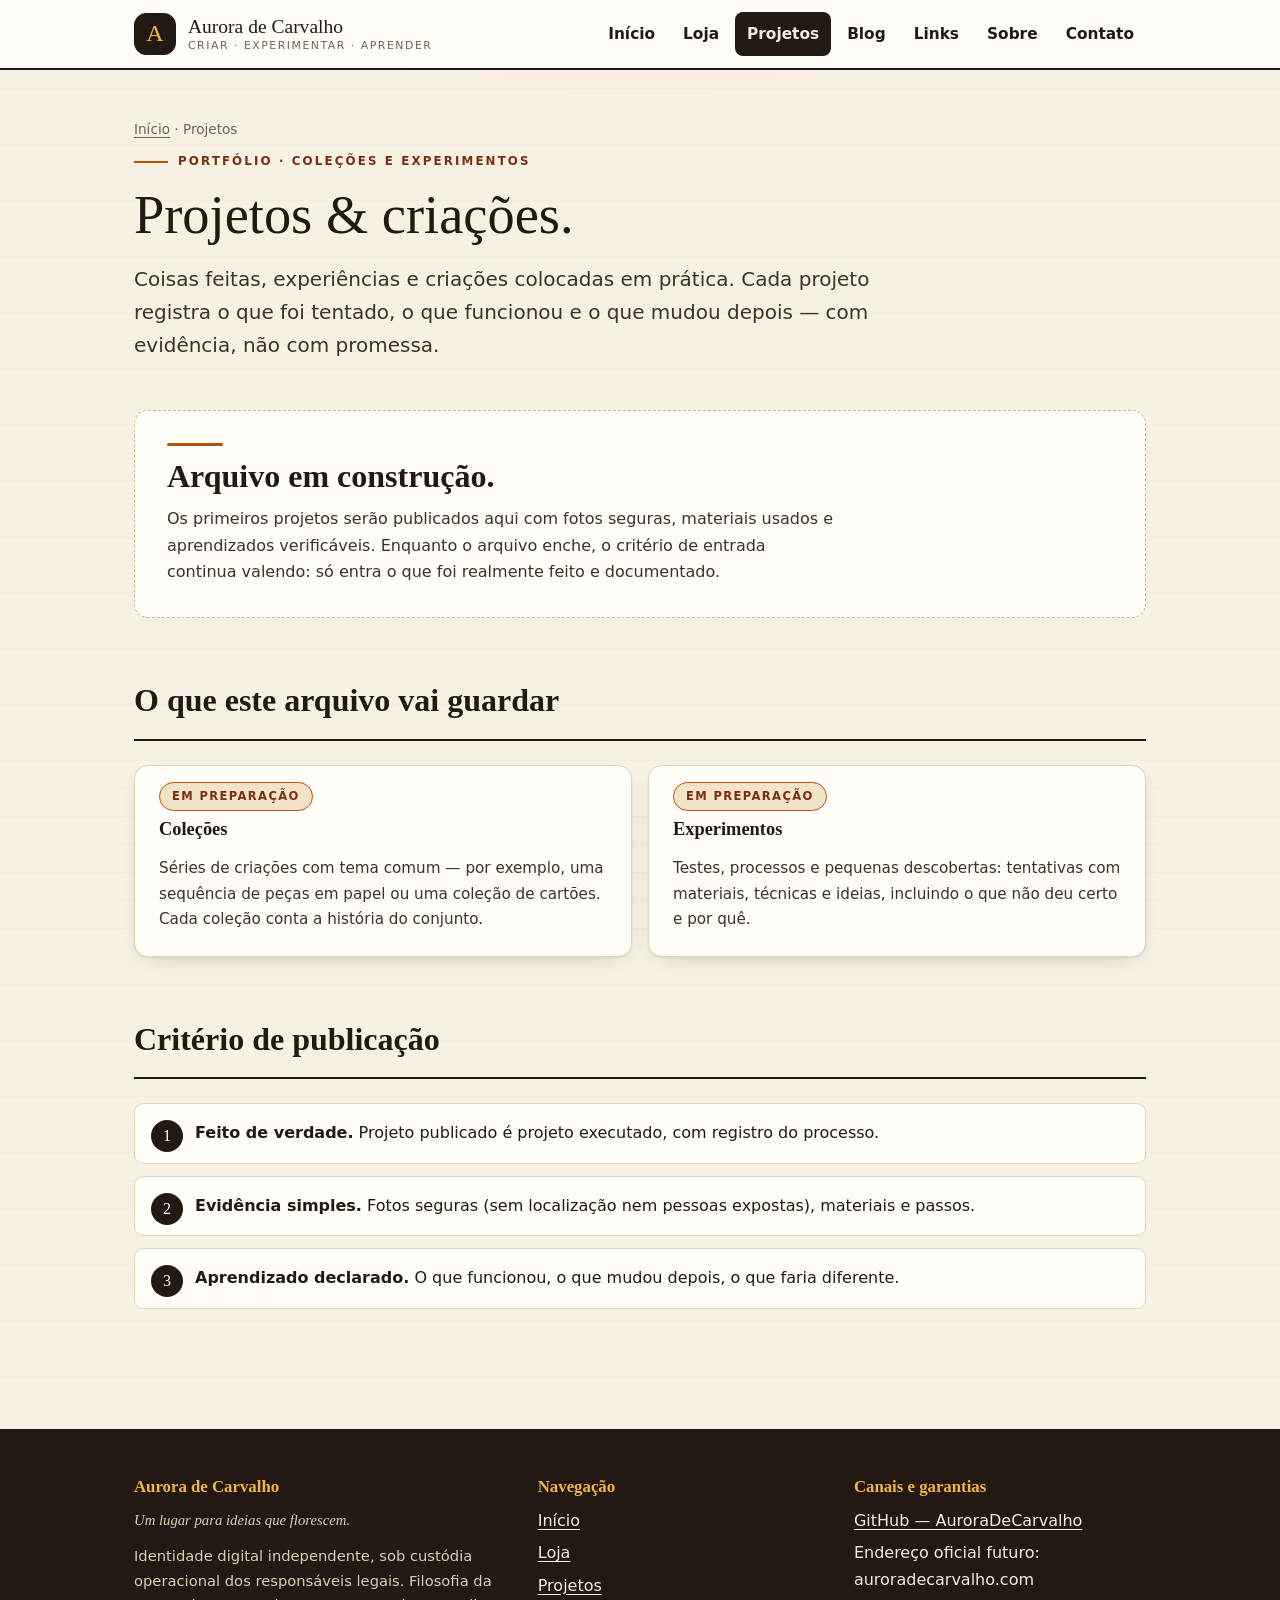
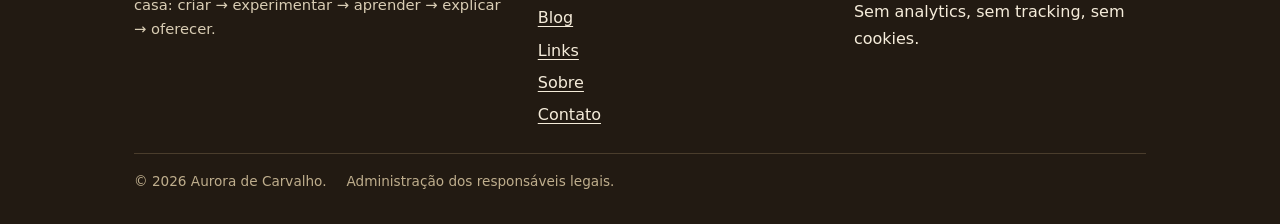
<file: projetos.html>
<!doctype html>
<html lang="pt-BR">
<head>
<meta charset="utf-8">
<meta name="viewport" content="width=device-width,initial-scale=1">
<title>Projetos — Aurora de Carvalho</title>
<meta name="description" content="Arquivo de projetos e criações de Aurora de Carvalho: coleções e experimentos documentados com evidência.">
<link rel="canonical" href="https://auroradecarvalho.com/projetos.html">
<meta property="og:type" content="website">
<meta property="og:locale" content="pt_BR">
<meta property="og:title" content="Projetos — Aurora de Carvalho">
<meta property="og:description" content="Coleções, experimentos e criações documentados com evidência.">
<meta property="og:url" content="https://auroradecarvalho.com/projetos.html">
<meta name="theme-color" content="#b45309">
<link rel="icon" type="image/svg+xml" href="assets/favicon.svg">
<link rel="stylesheet" href="assets/styles.css">
<script src="assets/app.js" defer></script>
</head>
<body>
<a class="skip" href="#conteudo">Pular para o conteúdo</a>
<header class="site-header">
<div class="container header-inner">
<a class="brand" href="index.html" aria-label="Aurora de Carvalho — início">
<span class="brand-mark" aria-hidden="true">A</span>
<span class="brand-text">Aurora de Carvalho<small>criar · experimentar · aprender</small></span>
</a>
<button class="menu-toggle" aria-expanded="false" aria-controls="primary-nav">Menu</button>
<nav class="site-nav" id="primary-nav" aria-label="Principal">
<ul>
<li><a href="index.html">Início</a></li>
<li><a href="loja.html">Loja</a></li>
<li><a href="projetos.html" aria-current="page">Projetos</a></li>
<li><a href="blog.html">Blog</a></li>
<li><a href="links.html">Links</a></li>
<li><a href="sobre.html">Sobre</a></li>
<li><a href="contato.html">Contato</a></li>
</ul>
</nav>
</div>
</header>
<main id="conteudo">
<div class="container">
<section class="page-hero" aria-labelledby="t-proj">
<p class="crumbs"><a href="index.html">Início</a> · Projetos</p>
<p class="eyebrow">Portfólio · coleções e experimentos</p>
<h1 id="t-proj">Projetos &amp; criações.</h1>
<p class="lead">Coisas feitas, experiências e criações colocadas em prática. Cada projeto registra o que foi tentado, o que funcionou e o que mudou depois — com evidência, não com promessa.</p>
</section>

<section class="section" aria-labelledby="t-arquivo">
<div class="empty">
<span class="rule" aria-hidden="true"></span>
<h2 id="t-arquivo">Arquivo em construção.</h2>
<p>Os primeiros projetos serão publicados aqui com fotos seguras, materiais usados e aprendizados verificáveis. Enquanto o arquivo enche, o critério de entrada continua valendo: só entra o que foi realmente feito e documentado.</p>
</div>
</section>

<section class="section" aria-labelledby="t-tipos">
<div class="section-head">
<h2 id="t-tipos">O que este arquivo vai guardar</h2>
</div>
<div class="grid-cards cols-2">
<article class="card">
<div class="card-body">
<span class="badge prep">Em preparação</span>
<h3>Coleções</h3>
<p>Séries de criações com tema comum — por exemplo, uma sequência de peças em papel ou uma coleção de cartões. Cada coleção conta a história do conjunto.</p>
</div>
</article>
<article class="card">
<div class="card-body">
<span class="badge prep">Em preparação</span>
<h3>Experimentos</h3>
<p>Testes, processos e pequenas descobertas: tentativas com materiais, técnicas e ideias, incluindo o que não deu certo e por quê.</p>
</div>
</article>
</div>
</section>

<section class="section" aria-labelledby="t-criterio">
<div class="section-head">
<h2 id="t-criterio">Critério de publicação</h2>
</div>
<ol class="steps">
<li><strong>Feito de verdade.</strong> Projeto publicado é projeto executado, com registro do processo.</li>
<li><strong>Evidência simples.</strong> Fotos seguras (sem localização nem pessoas expostas), materiais e passos.</li>
<li><strong>Aprendizado declarado.</strong> O que funcionou, o que mudou depois, o que faria diferente.</li>
</ol>
</section>
</div>
</main>
<footer class="site-footer">
<div class="container">
<div class="footer-grid">
<div>
<h2>Aurora de Carvalho</h2>
<p class="tagline">Um lugar para ideias que florescem.</p>
<p>Identidade digital independente, sob custódia operacional dos responsáveis legais. Filosofia da casa: criar → experimentar → aprender → explicar → oferecer.</p>
</div>
<div>
<h2>Navegação</h2>
<ul>
<li><a href="index.html">Início</a></li>
<li><a href="loja.html">Loja</a></li>
<li><a href="projetos.html">Projetos</a></li>
<li><a href="blog.html">Blog</a></li>
<li><a href="links.html">Links</a></li>
<li><a href="sobre.html">Sobre</a></li>
<li><a href="contato.html">Contato</a></li>
</ul>
</div>
<div>
<h2>Canais e garantias</h2>
<ul>
<li><a href="https://github.com/AuroraDeCarvalho" rel="me">GitHub — AuroraDeCarvalho</a></li>
<li>Endereço oficial futuro: auroradecarvalho.com</li>
<li>Sem analytics, sem tracking, sem cookies.</li>
</ul>
</div>
</div>
<div class="footer-base">
<span>© <span data-year>2026</span> Aurora de Carvalho.</span>
<span>Administração dos responsáveis legais.</span>
</div>
</div>
</footer>
</body>
</html>
</file>
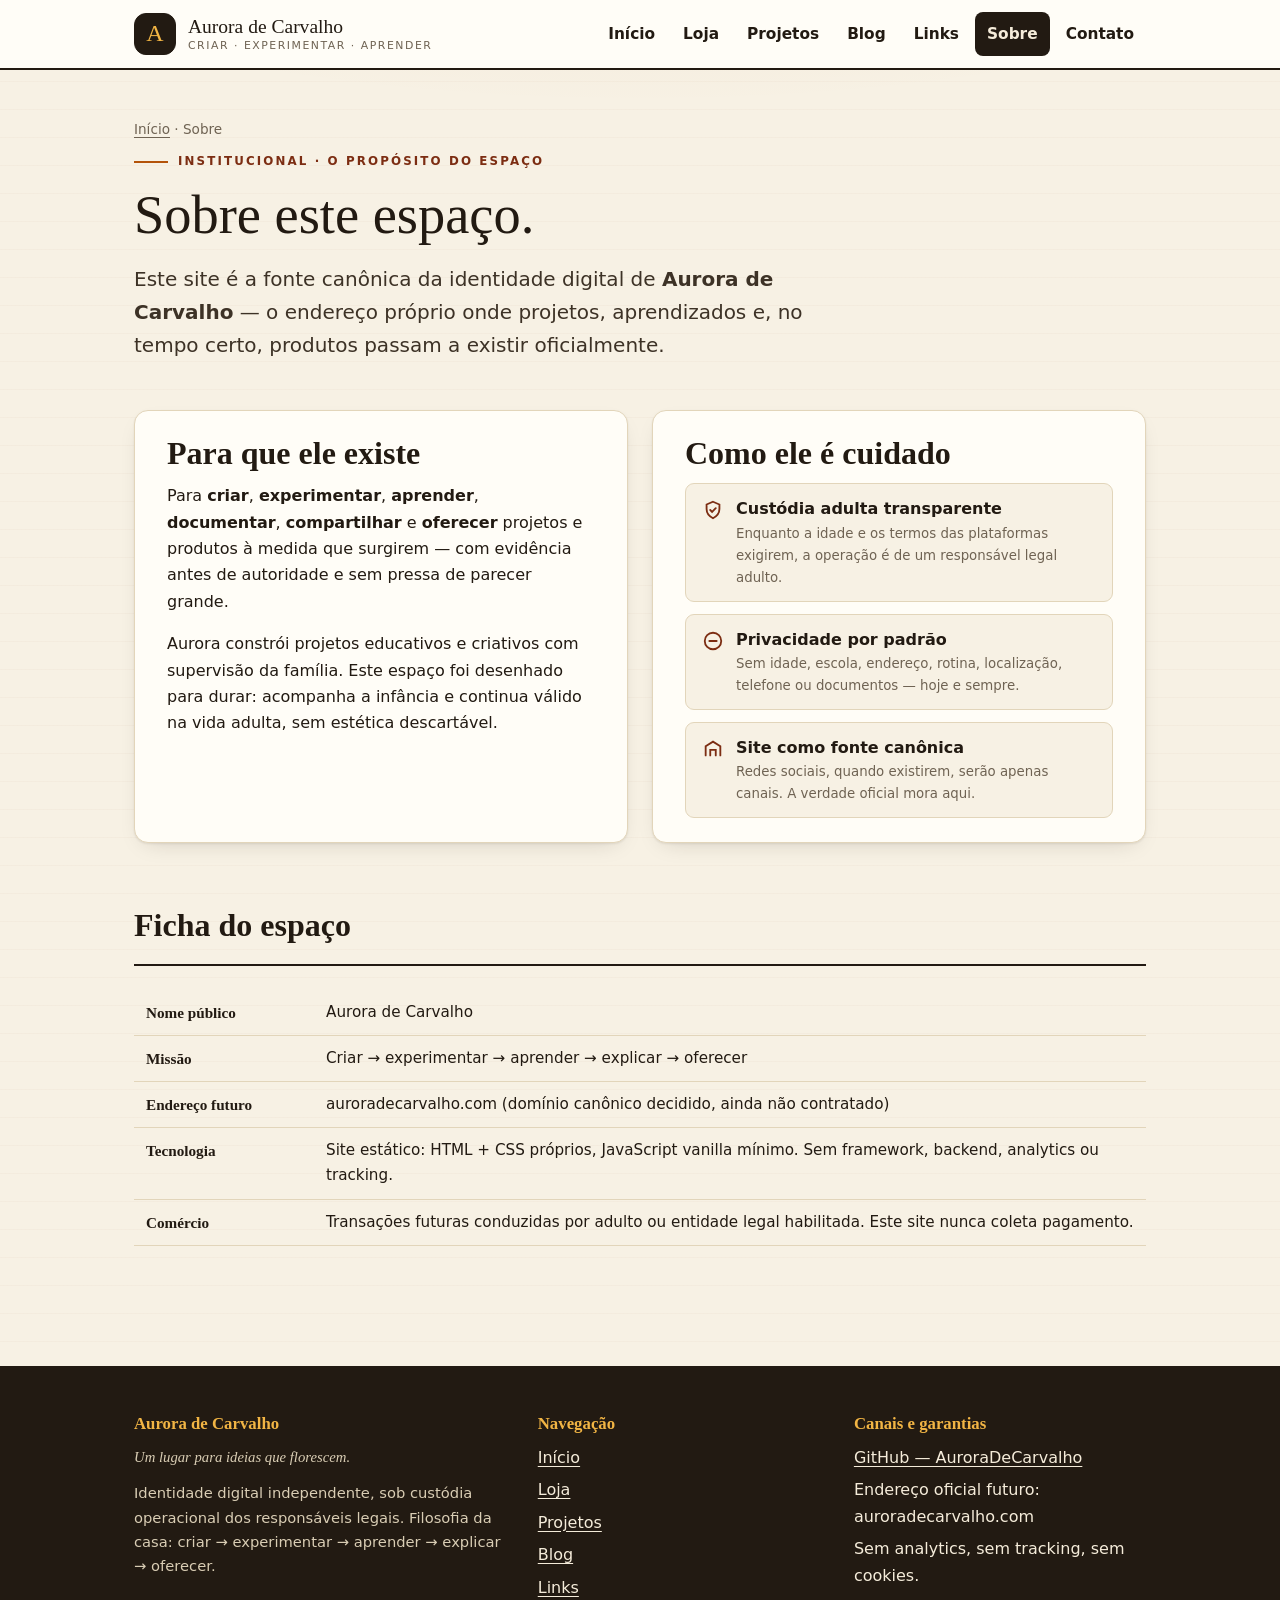
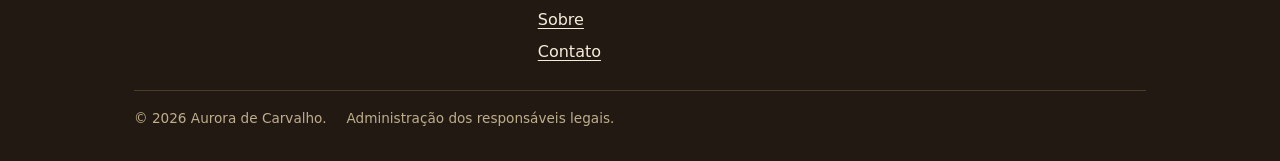
<file: sobre.html>
<!doctype html>
<html lang="pt-BR">
<head>
<meta charset="utf-8">
<meta name="viewport" content="width=device-width,initial-scale=1">
<title>Sobre — Aurora de Carvalho</title>
<meta name="description" content="Página institucional de Aurora de Carvalho: o propósito deste espaço — criar, experimentar, aprender, documentar e oferecer.">
<link rel="canonical" href="https://auroradecarvalho.com/sobre.html">
<meta property="og:type" content="website">
<meta property="og:locale" content="pt_BR">
<meta property="og:title" content="Sobre — Aurora de Carvalho">
<meta property="og:description" content="Criar, experimentar, aprender, documentar, compartilhar e oferecer — o propósito deste espaço.">
<meta property="og:url" content="https://auroradecarvalho.com/sobre.html">
<meta name="theme-color" content="#b45309">
<link rel="icon" type="image/svg+xml" href="assets/favicon.svg">
<link rel="stylesheet" href="assets/styles.css">
<script src="assets/app.js" defer></script>
</head>
<body>
<a class="skip" href="#conteudo">Pular para o conteúdo</a>
<header class="site-header">
<div class="container header-inner">
<a class="brand" href="index.html" aria-label="Aurora de Carvalho — início">
<span class="brand-mark" aria-hidden="true">A</span>
<span class="brand-text">Aurora de Carvalho<small>criar · experimentar · aprender</small></span>
</a>
<button class="menu-toggle" aria-expanded="false" aria-controls="primary-nav">Menu</button>
<nav class="site-nav" id="primary-nav" aria-label="Principal">
<ul>
<li><a href="index.html">Início</a></li>
<li><a href="loja.html">Loja</a></li>
<li><a href="projetos.html">Projetos</a></li>
<li><a href="blog.html">Blog</a></li>
<li><a href="links.html">Links</a></li>
<li><a href="sobre.html" aria-current="page">Sobre</a></li>
<li><a href="contato.html">Contato</a></li>
</ul>
</nav>
</div>
</header>
<main id="conteudo">
<div class="container">
<section class="page-hero" aria-labelledby="t-sobre">
<p class="crumbs"><a href="index.html">Início</a> · Sobre</p>
<p class="eyebrow">Institucional · o propósito do espaço</p>
<h1 id="t-sobre">Sobre este espaço.</h1>
<p class="lead">Este site é a fonte canônica da identidade digital de <strong>Aurora de Carvalho</strong> — o endereço próprio onde projetos, aprendizados e, no tempo certo, produtos passam a existir oficialmente.</p>
</section>

<section class="section" aria-labelledby="t-prop">
<div class="split">
<div class="panel">
<h2 id="t-prop">Para que ele existe</h2>
<p>Para <strong>criar</strong>, <strong>experimentar</strong>, <strong>aprender</strong>, <strong>documentar</strong>, <strong>compartilhar</strong> e <strong>oferecer</strong> projetos e produtos à medida que surgirem — com evidência antes de autoridade e sem pressa de parecer grande.</p>
<p>Aurora constrói projetos educativos e criativos com supervisão da família. Este espaço foi desenhado para durar: acompanha a infância e continua válido na vida adulta, sem estética descartável.</p>
</div>
<div class="panel">
<h2>Como ele é cuidado</h2>
<ul class="channel-list">
<li>
<svg width="22" height="22" viewBox="0 0 24 24" aria-hidden="true" focusable="false"><g fill="none" stroke="currentColor" stroke-width="2" stroke-linecap="round"><path d="M12 3l7 3v5c0 5-3 8-7 10-4-2-7-5-7-10V6z"/><path d="M9 12l2 2 4-4"/></g></svg>
<div><strong>Custódia adulta transparente</strong><small>Enquanto a idade e os termos das plataformas exigirem, a operação é de um responsável legal adulto.</small></div>
</li>
<li>
<svg width="22" height="22" viewBox="0 0 24 24" aria-hidden="true" focusable="false"><g fill="none" stroke="currentColor" stroke-width="2" stroke-linecap="round"><circle cx="12" cy="12" r="9"/><path d="M8 12h8"/></g></svg>
<div><strong>Privacidade por padrão</strong><small>Sem idade, escola, endereço, rotina, localização, telefone ou documentos — hoje e sempre.</small></div>
</li>
<li>
<svg width="22" height="22" viewBox="0 0 24 24" aria-hidden="true" focusable="false"><g fill="none" stroke="currentColor" stroke-width="2" stroke-linecap="round"><path d="M4 19V9l8-5 8 5v10"/><path d="M9 19v-6h6v6"/></g></svg>
<div><strong>Site como fonte canônica</strong><small>Redes sociais, quando existirem, serão apenas canais. A verdade oficial mora aqui.</small></div>
</li>
</ul>
</div>
</div>
</section>

<section class="section" aria-labelledby="t-nome">
<div class="section-head">
<h2 id="t-nome">Ficha do espaço</h2>
</div>
<table class="meta">
<tr><th scope="row">Nome público</th><td>Aurora de Carvalho</td></tr>
<tr><th scope="row">Missão</th><td>Criar → experimentar → aprender → explicar → oferecer</td></tr>
<tr><th scope="row">Endereço futuro</th><td>auroradecarvalho.com (domínio canônico decidido, ainda não contratado)</td></tr>
<tr><th scope="row">Tecnologia</th><td>Site estático: HTML + CSS próprios, JavaScript vanilla mínimo. Sem framework, backend, analytics ou tracking.</td></tr>
<tr><th scope="row">Comércio</th><td>Transações futuras conduzidas por adulto ou entidade legal habilitada. Este site nunca coleta pagamento.</td></tr>
</table>
</section>
</div>
</main>
<footer class="site-footer">
<div class="container">
<div class="footer-grid">
<div>
<h2>Aurora de Carvalho</h2>
<p class="tagline">Um lugar para ideias que florescem.</p>
<p>Identidade digital independente, sob custódia operacional dos responsáveis legais. Filosofia da casa: criar → experimentar → aprender → explicar → oferecer.</p>
</div>
<div>
<h2>Navegação</h2>
<ul>
<li><a href="index.html">Início</a></li>
<li><a href="loja.html">Loja</a></li>
<li><a href="projetos.html">Projetos</a></li>
<li><a href="blog.html">Blog</a></li>
<li><a href="links.html">Links</a></li>
<li><a href="sobre.html">Sobre</a></li>
<li><a href="contato.html">Contato</a></li>
</ul>
</div>
<div>
<h2>Canais e garantias</h2>
<ul>
<li><a href="https://github.com/AuroraDeCarvalho" rel="me">GitHub — AuroraDeCarvalho</a></li>
<li>Endereço oficial futuro: auroradecarvalho.com</li>
<li>Sem analytics, sem tracking, sem cookies.</li>
</ul>
</div>
</div>
<div class="footer-base">
<span>© <span data-year>2026</span> Aurora de Carvalho.</span>
<span>Administração dos responsáveis legais.</span>
</div>
</div>
</footer>
</body>
</html>
</file>
<file: assets/styles.css>
/* Alvorada editorial — design system v1 (SPEC-0002)
   Estático puro: sem framework, sem fontes externas, sem dependências. */
:root{
  --paper:#f7f1e4;
  --paper-deep:#efe4cd;
  --card:#fffdf7;
  --ink:#221a12;
  --ink-soft:#3d3226;
  --muted:#6f6353;
  --line:#e2d5ba;
  --line-strong:#c9b78f;
  --accent:#b45309;
  --accent-deep:#7c2d12;
  --accent-soft:#f3e3c8;
  --leaf:#4f5d3e;
  --leaf-soft:#e6e8d5;
  --gold:#c98a2b;
  --dark:#221a12;
  --dark-ink:#f5ecda;
  --serif:Georgia,"Iowan Old Style","Times New Roman",serif;
  --sans:system-ui,-apple-system,"Segoe UI",Verdana,sans-serif;
  --radius:14px;
  --radius-sm:9px;
  --max:1060px;
  --max-wide:1220px;
  --space-1:4px;--space-2:8px;--space-3:12px;--space-4:16px;
  --space-5:24px;--space-6:32px;--space-7:48px;--space-8:72px;
  --shadow:0 1px 2px rgba(34,26,18,.08),0 8px 24px -12px rgba(34,26,18,.22);
  --rule:1px solid var(--line);
}
*{box-sizing:border-box}
html{scroll-behavior:smooth}
@media(prefers-reduced-motion:reduce){
  html{scroll-behavior:auto}
  *,*::before,*::after{animation:none!important;transition:none!important}
}
body{
  margin:0;background:var(--paper);color:var(--ink);
  font-family:var(--sans);line-height:1.65;font-size:1rem;
  background-image:
    radial-gradient(1100px 320px at 50% -120px,rgba(185,83,9,.08),transparent 70%),
    repeating-linear-gradient(0deg,transparent 0 27px,rgba(124,45,18,.028) 27px 28px);
}
h1,h2,h3{font-family:var(--serif);line-height:1.15;color:var(--ink);text-wrap:balance}
h1{font-size:clamp(2rem,5.2vw,3.4rem);font-weight:500;margin:0 0 var(--space-4)}
h2{font-size:clamp(1.45rem,3vw,2rem);font-weight:600;margin:0 0 var(--space-3)}
h3{font-size:1.15rem;margin:0 0 var(--space-2)}
p{margin:0 0 var(--space-4)}
a{color:var(--accent-deep);text-underline-offset:3px}
a:hover{color:var(--accent)}
a:focus-visible,button:focus-visible,summary:focus-visible{
  outline:3px solid var(--accent);outline-offset:2px;border-radius:4px}
img,svg{display:block;max-width:100%}
.container{max-width:var(--max);margin-inline:auto;padding-inline:var(--space-5)}
.skip{position:absolute;left:-9999px;top:0;background:var(--ink);color:#fff;
  padding:10px 16px;z-index:50;border-radius:0 0 8px 0;font-weight:700}
.skip:focus{left:12px;top:12px;color:#fff}

/* ---------- Header ---------- */
.site-header{background:var(--card);border-bottom:2px solid var(--ink);
  position:sticky;top:0;z-index:20}
.header-inner{display:flex;align-items:center;gap:var(--space-4);
  padding-block:var(--space-3)}
.brand{display:flex;align-items:center;gap:var(--space-3);
  text-decoration:none;color:var(--ink);margin-right:auto}
.brand-mark{width:42px;height:42px;flex:none;border-radius:12px;background:var(--ink);
  color:#f2b544;font-family:var(--serif);font-size:1.5rem;display:grid;
  place-items:center;border:1px solid var(--ink)}
.brand-text{font-family:var(--serif);font-size:1.22rem;line-height:1.1;display:block}
.brand-text small{display:block;font-family:var(--sans);font-size:.68rem;
  letter-spacing:.14em;text-transform:uppercase;color:var(--muted);margin-top:2px}
.menu-toggle{display:none;align-items:center;gap:8px;background:var(--ink);color:#fff;
  border:2px solid var(--ink);border-radius:999px;padding:10px 18px;
  font-weight:700;font-size:.95rem;min-height:44px;cursor:pointer}
.menu-toggle:hover{background:var(--accent-deep);border-color:var(--accent-deep)}
.site-nav ul{display:flex;flex-wrap:wrap;gap:2px 4px;list-style:none;margin:0;padding:0}
.site-nav a{display:inline-block;text-decoration:none;color:var(--ink);font-weight:600;
  font-size:.96rem;padding:10px 12px;border-radius:8px;min-height:44px;line-height:24px}
.site-nav a:hover{background:var(--accent-soft);color:var(--accent-deep)}
.site-nav a[aria-current="page"]{background:var(--ink);color:var(--dark-ink)}
.js .site-nav{display:none}
.js .site-nav.open{display:block}
.js .menu-toggle{display:inline-flex}
@media(min-width:960px){
  .menu-toggle,.js .menu-toggle{display:none}
  .site-nav,.js .site-nav{display:block}
}
@media(max-width:959px){
  .header-inner{flex-wrap:wrap}
  .js .site-nav{flex-basis:100%;border-top:var(--rule);padding-top:var(--space-2)}
  .js .site-nav ul{flex-direction:column}
  .js .site-nav a{display:block}
}

/* ---------- Hero ---------- */
.hero{padding:var(--space-8) 0 var(--space-6)}
.hero-grid{display:grid;gap:var(--space-6);align-items:center}
@media(min-width:900px){.hero-grid{grid-template-columns:1.15fr .85fr}}
.eyebrow{font-size:.74rem;font-weight:800;letter-spacing:.18em;text-transform:uppercase;
  color:var(--accent-deep);margin:0 0 var(--space-3);
  display:flex;align-items:center;gap:10px}
.eyebrow::before{content:"";width:34px;height:2px;background:var(--accent);flex:none}
.lead{font-size:clamp(1.05rem,2.2vw,1.25rem);color:var(--ink-soft);max-width:58ch}
.cta-row{display:flex;flex-wrap:wrap;gap:var(--space-3);margin-top:var(--space-5)}
.button{display:inline-block;padding:13px 24px;border-radius:999px;background:var(--ink);
  color:#fff;text-decoration:none;font-weight:700;border:2px solid var(--ink);
  min-height:48px;line-height:1.4}
.button:hover{background:var(--accent-deep);border-color:var(--accent-deep);color:#fff}
.button.secondary{background:transparent;color:var(--ink)}
.button.secondary:hover{background:var(--ink);color:#fff}
.hero-card{background:var(--card);border:var(--rule);border-radius:var(--radius);
  box-shadow:var(--shadow);padding:var(--space-6);position:relative;overflow:hidden}
.hero-card::after{content:"";position:absolute;inset-inline-start:0;top:0;bottom:0;
  width:7px;background:linear-gradient(var(--accent),var(--accent-deep))}
.hero-card blockquote{font-family:var(--serif);font-size:1.3rem;margin:0 0 var(--space-3)}
.hero-card figcaption{color:var(--muted);font-size:.9rem}
.motif{color:var(--accent);opacity:.85}

/* ---------- Sections ---------- */
.section{padding:var(--space-6) 0}
.section-head{display:flex;flex-wrap:wrap;align-items:baseline;gap:4px 16px;
  border-bottom:2px solid var(--ink);padding-bottom:var(--space-2);
  margin-bottom:var(--space-5)}
.section-head p{color:var(--muted);margin:0 0 0 auto;font-size:.95rem}
.more-link{font-weight:700;white-space:nowrap}
.grid-cards{display:grid;gap:var(--space-4)}
@media(min-width:640px){.grid-cards.cols-3{grid-template-columns:repeat(3,1fr)}
  .grid-cards.cols-2{grid-template-columns:repeat(2,1fr)}}
@media(min-width:900px){.grid-cards.cols-4{grid-template-columns:repeat(4,1fr)}}
@media(min-width:640px) and (max-width:899px){
  .grid-cards.cols-4{grid-template-columns:repeat(2,1fr)}}
.card{background:var(--card);border:var(--rule);border-radius:var(--radius);
  overflow:hidden;display:flex;flex-direction:column;box-shadow:var(--shadow)}
.card-body{padding:var(--space-4) var(--space-5) var(--space-5);display:flex;
  flex-direction:column;gap:var(--space-2);flex:1}
.card-body p{color:var(--ink-soft);font-size:.95rem;margin:0}
.tile{aspect-ratio:16/9;background:var(--paper-deep);display:grid;place-items:center;
  border-bottom:var(--rule);color:var(--accent-deep)}
.tile.botanic{background:
  radial-gradient(circle at 78% 22%,rgba(185,83,9,.16),transparent 46%),
  radial-gradient(circle at 18% 82%,rgba(79,93,62,.2),transparent 52%),
  linear-gradient(135deg,var(--paper-deep),var(--accent-soft))}
.tile time{font-family:var(--serif);font-style:italic}
.badge{align-self:flex-start;font-size:.72rem;font-weight:800;letter-spacing:.12em;
  text-transform:uppercase;background:var(--leaf-soft);color:var(--leaf);
  border:1px solid var(--leaf);border-radius:999px;padding:4px 12px}
.badge.prep{background:var(--accent-soft);color:var(--accent-deep);
  border-color:var(--accent)}
.card-link{font-weight:700;margin-top:auto;padding-top:var(--space-2)}

/* ---------- Empty states ---------- */
.empty{background:var(--card);border:1px dashed var(--line-strong);
  border-radius:var(--radius);padding:var(--space-6);display:grid;gap:var(--space-3);
  justify-items:start}
.empty h2{margin:0}
.empty p{color:var(--ink-soft);margin:0;max-width:66ch}
.empty .rule{width:56px;height:3px;background:var(--accent);border-radius:2px}

/* ---------- Split / about / channels ---------- */
.split{display:grid;gap:var(--space-5)}
@media(min-width:900px){.split{grid-template-columns:1fr 1fr}}
.panel{background:var(--card);border:var(--rule);border-radius:var(--radius);
  padding:var(--space-5) var(--space-6);box-shadow:var(--shadow)}
.panel h2{margin-top:0}
.channel-list{list-style:none;margin:var(--space-3) 0 0;padding:0;display:grid;gap:var(--space-3)}
.channel-list li{display:flex;gap:var(--space-3);align-items:flex-start;background:var(--paper);
  border:var(--rule);border-radius:var(--radius-sm);padding:var(--space-3) var(--space-4)}
.channel-list svg{flex:none;margin-top:3px;color:var(--accent-deep)}
.channel-list small{display:block;color:var(--muted)}
.future{opacity:.85;border-style:dashed!important}

/* ---------- Footer ---------- */
.site-footer{background:var(--dark);color:var(--dark-ink);margin-top:var(--space-8)}
.footer-grid{display:grid;gap:var(--space-5);padding:var(--space-7) 0 var(--space-5)}
@media(min-width:900px){.footer-grid{grid-template-columns:1.3fr 1fr 1fr}}
.site-footer h2{font-size:1.05rem;color:#f2b544;margin:0 0 var(--space-3)}
.site-footer p{font-size:.92rem;color:#d9cdb4;margin:0 0 var(--space-3)}
.site-footer ul{list-style:none;margin:0;padding:0;display:grid;gap:6px}
.site-footer a{color:var(--dark-ink)}
.site-footer a:hover{color:#f2b544}
.footer-base{border-top:1px solid #4a3d2c;padding:var(--space-4) 0 var(--space-6);
  font-size:.85rem;color:#bfae8d;display:flex;flex-wrap:wrap;gap:4px 20px}
.tagline{font-family:var(--serif);font-style:italic;color:#f2b544}

/* ---------- Page-specific ---------- */
.page-hero{padding:var(--space-7) 0 var(--space-4)}
.page-hero p.lead{margin-bottom:0}
.crumbs{font-size:.85rem;color:var(--muted);margin:0 0 var(--space-3)}
.crumbs a{color:var(--muted)}
.steps{counter-reset:step;list-style:none;margin:var(--space-4) 0;padding:0;display:grid;gap:var(--space-3)}
.steps li{background:var(--card);border:var(--rule);border-radius:var(--radius-sm);
  padding:var(--space-4) var(--space-4) var(--space-4) calc(var(--space-6) + 28px);
  position:relative}
.steps li::before{counter-increment:step;content:counter(step);
  position:absolute;left:var(--space-4);top:var(--space-4);width:32px;height:32px;
  border-radius:50%;background:var(--ink);color:#fff;font-family:var(--serif);
  display:grid;place-items:center;font-size:1rem}
.note{border-inline-start:5px solid var(--leaf);background:var(--leaf-soft);
  border-radius:0 var(--radius-sm) var(--radius-sm) 0;padding:var(--space-4) var(--space-5)}
.note strong{display:block;margin-bottom:4px}
table.meta{width:100%;border-collapse:collapse;font-size:.95rem;margin:var(--space-4) 0}
table.meta th,table.meta td{text-align:start;padding:10px 12px;border-bottom:var(--rule);
  vertical-align:top}
table.meta th{font-family:var(--serif);width:180px}
@media(max-width:560px){
  .container{padding-inline:var(--space-4)}
  .hero{padding-top:var(--space-6)}
  .footer-base{flex-direction:column}
}
</file>
